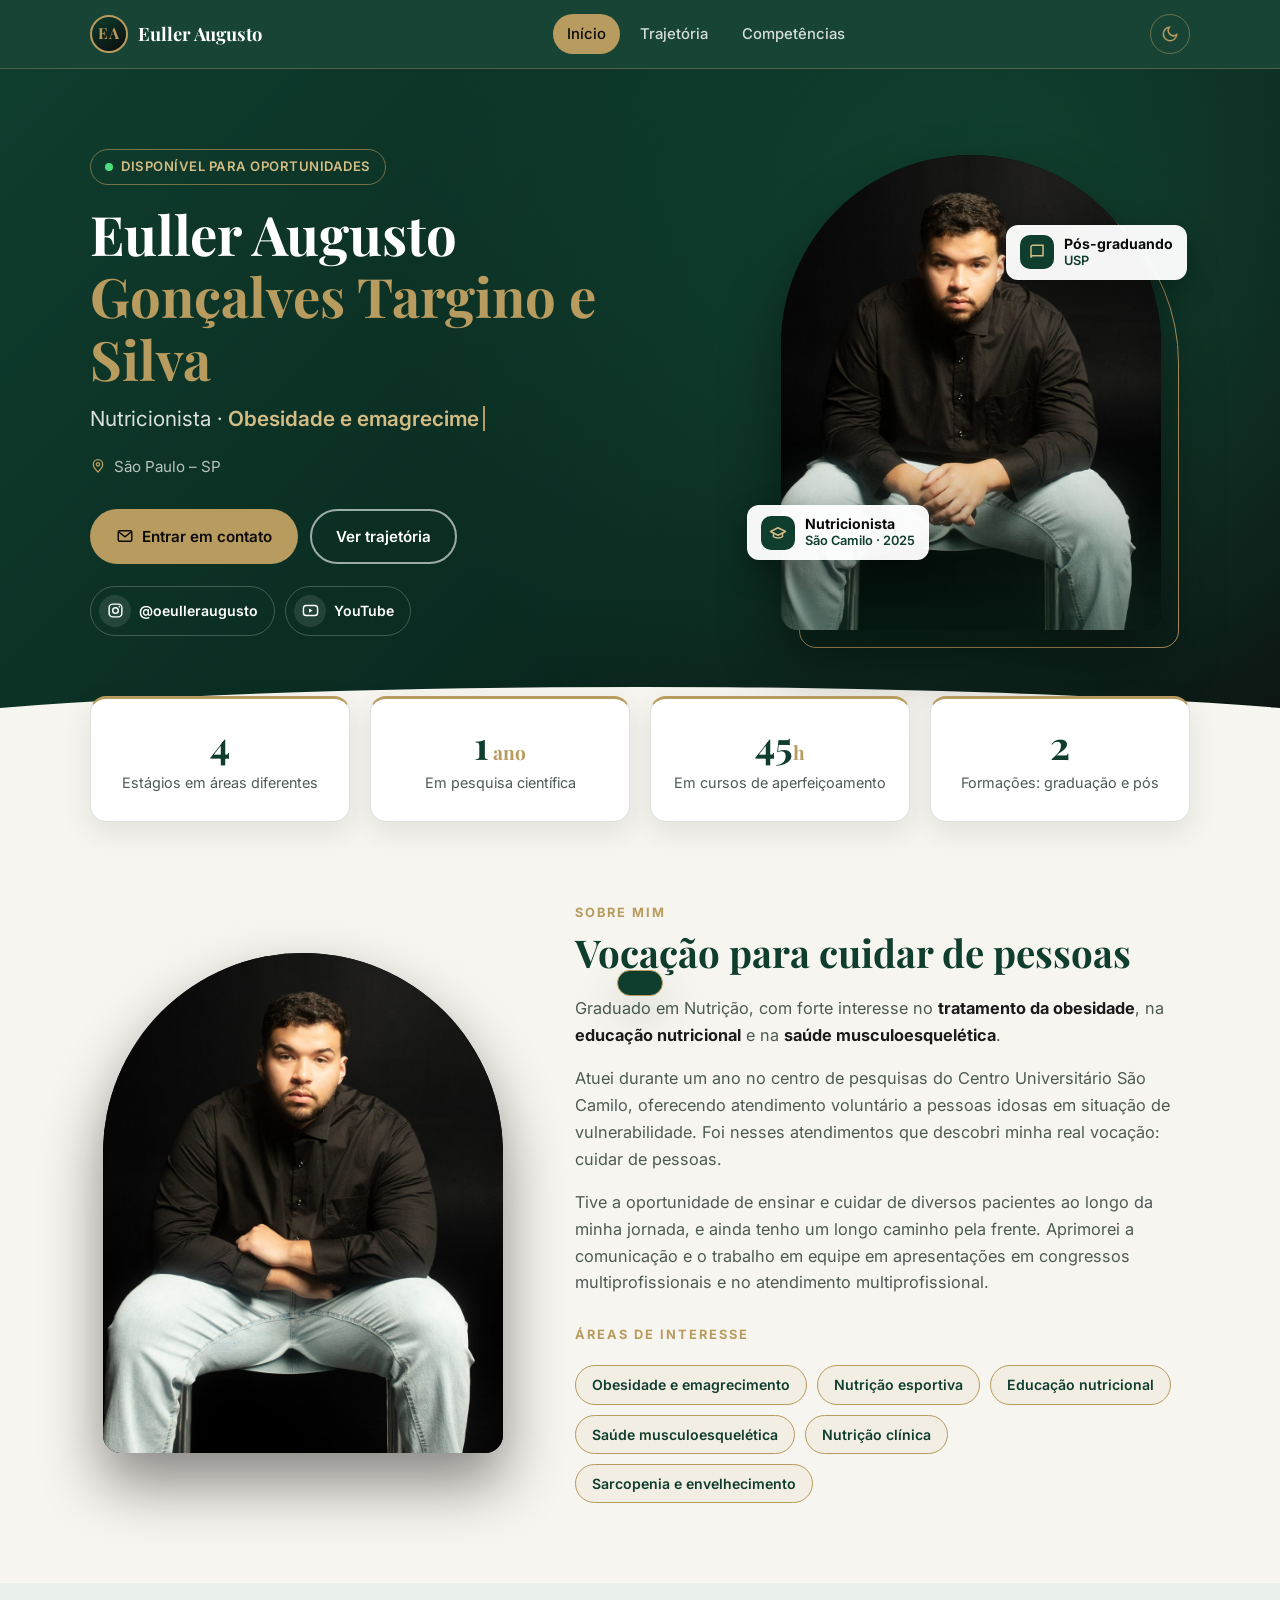
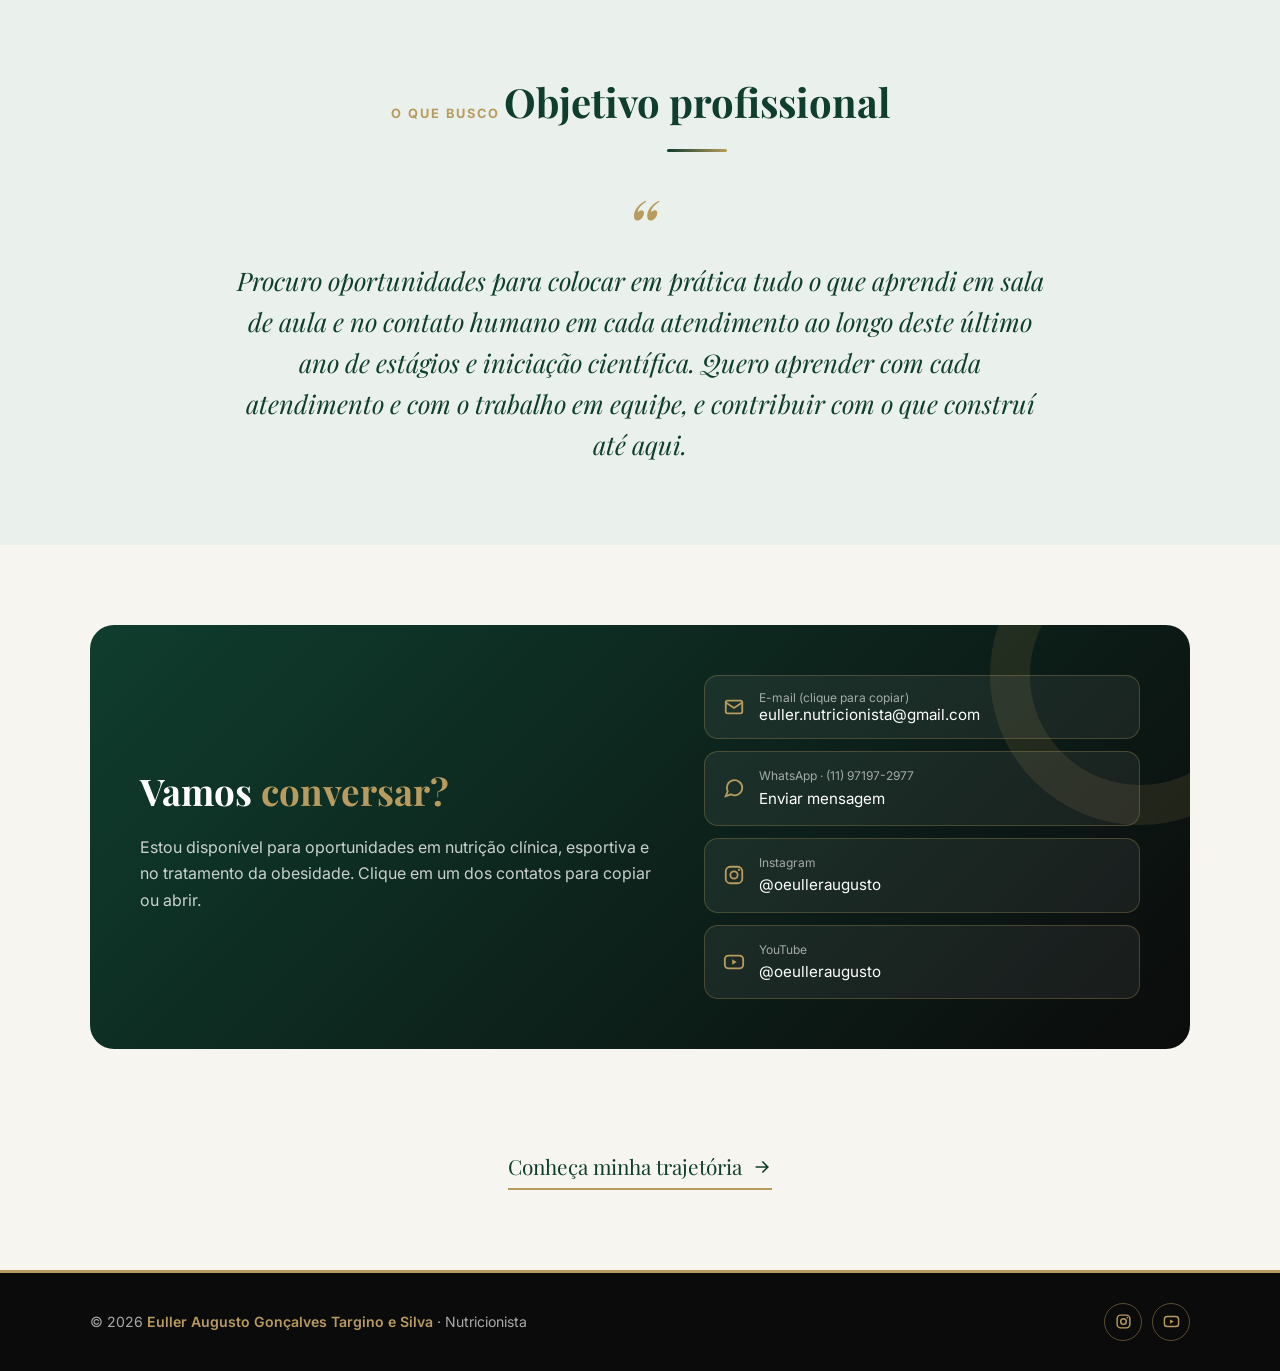
<file: index.html>
<!DOCTYPE html>
<html lang="pt-BR">
<head>
  <meta charset="UTF-8">
  <meta name="viewport" content="width=device-width, initial-scale=1.0, viewport-fit=cover">
  <title>Currículo de Euller Augusto</title>
  <meta name="description" content="Currículo de Euller Augusto Gonçalves Targino e Silva, nutricionista em São Paulo com foco em obesidade, nutrição esportiva e educação nutricional.">
  <link rel="preconnect" href="https://fonts.googleapis.com">
  <link rel="preconnect" href="https://fonts.gstatic.com" crossorigin>
  <link href="https://fonts.googleapis.com/css2?family=Inter:wght@400;500;600;700;800&family=Playfair+Display:ital,wght@0,600;0,700;1,500&display=swap" rel="stylesheet">
  <link rel="stylesheet" href="style.css">
  <script src="script.js"></script>
</head>
<body data-pagina="index.html">
  <div class="progresso"></div>

  <!-- Navegação -->
  <header class="nav">
    <div class="container nav__conteudo">
      <a href="index.html" class="nav__marca">
        <div class="monograma">EA</div>
        <span>Euller Augusto</span>
      </a>
      <nav class="nav__links" aria-label="Páginas do currículo">
        <a href="index.html">Início</a>
        <a href="trajetoria.html">Trajetória</a>
        <a href="competencias.html">Competências</a>
      </nav>
      <div class="nav__acoes">
        <button class="botao-icone" data-tema aria-label="Alternar tema"></button>
        <button class="botao-icone menu-toggle" aria-label="Abrir menu" aria-expanded="false">
          <svg viewBox="0 0 24 24" fill="none" stroke="currentColor" stroke-width="2" stroke-linecap="round"><path d="M4 6h16M4 12h16M4 18h16"/></svg>
        </button>
      </div>
    </div>
  </header>

  <main>
    <!-- Apresentação -->
    <section class="hero">
      <div class="container hero__grade">
        <div>
          <span class="selo"><span class="ponto"></span> Disponível para oportunidades</span>
          <h1>Euller Augusto <span>Gonçalves Targino e Silva</span></h1>
          <p class="hero__cargo">Nutricionista · <span class="digitando" data-frases="Obesidade e emagrecimento|Nutrição esportiva|Educação nutricional|Saúde musculoesquelética|Prática baseada em evidências"></span></p>
          <p class="hero__local">
            <svg viewBox="0 0 24 24" fill="none" stroke="currentColor" stroke-width="2"><path d="M12 21s-7-6.2-7-11.5A7 7 0 0 1 19 9.5C19 14.8 12 21 12 21z"/><circle cx="12" cy="9.5" r="2.5"/></svg>
            São Paulo – SP
          </p>
          <div class="hero__botoes">
            <a href="#contato" class="botao botao--dourado">
              <svg viewBox="0 0 24 24" fill="none" stroke="currentColor" stroke-width="2"><rect x="3" y="5" width="18" height="14" rx="2"/><path d="M3 6l9 7 9-7"/></svg>
              Entrar em contato
            </a>
            <a href="trajetoria.html" class="botao botao--contorno">Ver trajetória</a>
          </div>
          <div class="redes">
            <a class="rede" href="https://www.instagram.com/oeulleraugusto/" target="_blank" rel="noopener" aria-label="Instagram de Euller Augusto">
              <span class="rede__icone"><svg viewBox="0 0 24 24" fill="none" stroke="currentColor" stroke-width="2"><rect x="3" y="3" width="18" height="18" rx="5"/><circle cx="12" cy="12" r="4"/><circle cx="17.5" cy="6.5" r="1.2" fill="currentColor" stroke="none"/></svg></span>
              @oeulleraugusto
            </a>
            <a class="rede" href="https://www.youtube.com/@oeulleraugusto" target="_blank" rel="noopener" aria-label="Canal de Euller Augusto no YouTube">
              <span class="rede__icone"><svg viewBox="0 0 24 24" fill="none" stroke="currentColor" stroke-width="2"><rect x="2" y="5" width="20" height="14" rx="4"/><path d="M10 9l5 3-5 3z" fill="currentColor" stroke="none"/></svg></span>
              YouTube
            </a>
          </div>
        </div>

        <div class="hero__visual">
          <div class="foto" data-inclinar>
            <img src="img/euller-principal.jpg" alt="Retrato de Euller Augusto, nutricionista, de camisa preta" width="960" height="1200">
            <div class="foto__selo foto__selo--a">
              <span class="foto__selo-icone"><svg viewBox="0 0 24 24" fill="none" stroke="currentColor" stroke-width="2" stroke-linecap="round" stroke-linejoin="round"><path d="M22 10L12 5 2 10l10 5 10-5z"/><path d="M6 12v5c3 2 9 2 12 0v-5"/></svg></span>
              <span><strong>Nutricionista</strong>São Camilo · 2025</span>
            </div>
            <div class="foto__selo foto__selo--b">
              <span class="foto__selo-icone"><svg viewBox="0 0 24 24" fill="none" stroke="currentColor" stroke-width="2" stroke-linecap="round"><path d="M4 19.5A2.5 2.5 0 0 1 6.5 17H20V3H6.5A2.5 2.5 0 0 0 4 5.5z"/></svg></span>
              <span><strong>Pós-graduando</strong>USP</span>
            </div>
          </div>
        </div>
      </div>
    </section>

    <!-- Números -->
    <div class="container">
      <div class="numeros">
        <div class="numero revelar">
          <div class="numero__valor" data-contar="4">4</div>
          <div class="numero__rotulo">Estágios em áreas diferentes</div>
        </div>
        <div class="numero revelar" data-atraso="1">
          <div class="numero__valor" data-contar="1" data-sufixo=" ano">1<small> ano</small></div>
          <div class="numero__rotulo">Em pesquisa científica</div>
        </div>
        <div class="numero revelar" data-atraso="2">
          <div class="numero__valor" data-contar="45" data-sufixo="h">45<small>h</small></div>
          <div class="numero__rotulo">Em cursos de aperfeiçoamento</div>
        </div>
        <div class="numero revelar" data-atraso="3">
          <div class="numero__valor" data-contar="2">2</div>
          <div class="numero__rotulo">Formações: graduação e pós</div>
        </div>
      </div>
    </div>

    <!-- Sobre -->
    <section class="secao">
      <div class="container sobre">
        <div class="foto revelar" data-inclinar>
          <img src="img/euller-sobre.jpg" alt="Euller Augusto sentado, de braços cruzados, em fundo escuro" width="960" height="1200" loading="lazy">
        </div>

        <div class="sobre__texto revelar" data-atraso="1">
          <span class="secao__rotulo">Sobre mim</span>
          <h2 class="titulo-esquerda">Vocação para cuidar de pessoas</h2>
          <p>Graduado em Nutrição, com forte interesse no <strong>tratamento da obesidade</strong>, na <strong>educação nutricional</strong> e na <strong>saúde musculoesquelética</strong>.</p>
          <p>Atuei durante um ano no centro de pesquisas do Centro Universitário São Camilo, oferecendo atendimento voluntário a pessoas idosas em situação de vulnerabilidade. Foi nesses atendimentos que descobri minha real vocação: cuidar de pessoas.</p>
          <p>Tive a oportunidade de ensinar e cuidar de diversos pacientes ao longo da minha jornada, e ainda tenho um longo caminho pela frente. Aprimorei a comunicação e o trabalho em equipe em apresentações em congressos multiprofissionais e no atendimento multiprofissional.</p>

          <span class="secao__rotulo" style="margin-top: 28px;">Áreas de interesse</span>
          <div class="chips">
            <span class="chip">Obesidade e emagrecimento</span>
            <span class="chip">Nutrição esportiva</span>
            <span class="chip">Educação nutricional</span>
            <span class="chip">Saúde musculoesquelética</span>
            <span class="chip">Nutrição clínica</span>
            <span class="chip">Sarcopenia e envelhecimento</span>
          </div>
        </div>
      </div>
    </section>

    <!-- Objetivo -->
    <section class="secao secao--alt">
      <div class="container">
        <div class="secao__cabecalho revelar">
          <span class="secao__rotulo">O que busco</span>
          <h2 class="secao__titulo">Objetivo profissional</h2>
        </div>
        <p class="citacao revelar">Procuro oportunidades para colocar em prática tudo o que aprendi em sala de aula e no contato humano em cada atendimento ao longo deste último ano de estágios e iniciação científica. Quero aprender com cada atendimento e com o trabalho em equipe, e contribuir com o que construí até aqui.</p>
      </div>
    </section>

    <!-- Contato -->
    <section class="secao" id="contato">
      <div class="container">
        <div class="contato revelar">
          <div>
            <h2>Vamos <span>conversar?</span></h2>
            <p>Estou disponível para oportunidades em nutrição clínica, esportiva e no tratamento da obesidade. Clique em um dos contatos para copiar ou abrir.</p>
          </div>
          <div class="contato__lista">
            <button class="contato__item" data-copiar="euller.nutricionista@gmail.com" data-rotulo="E-mail">
              <svg viewBox="0 0 24 24" fill="none" stroke="currentColor" stroke-width="2"><rect x="3" y="5" width="18" height="14" rx="2"/><path d="M3 7l9 6 9-6"/></svg>
              <span><small>E-mail (clique para copiar)</small>euller.nutricionista@gmail.com</span>
            </button>
            <a class="contato__item" href="https://wa.me/5511971972977" target="_blank" rel="noopener">
              <svg viewBox="0 0 24 24" fill="none" stroke="currentColor" stroke-width="2"><path d="M21 11.5a8.4 8.4 0 0 1-12.4 7.4L3 21l2.1-5.4A8.4 8.4 0 1 1 21 11.5z"/></svg>
              <span><small>WhatsApp · (11) 97197-2977</small>Enviar mensagem</span>
            </a>
            <a class="contato__item" href="https://www.instagram.com/oeulleraugusto/" target="_blank" rel="noopener">
              <svg viewBox="0 0 24 24" fill="none" stroke="currentColor" stroke-width="2"><rect x="3" y="3" width="18" height="18" rx="5"/><circle cx="12" cy="12" r="4"/><circle cx="17.5" cy="6.5" r="1.2" fill="currentColor" stroke="none"/></svg>
              <span><small>Instagram</small>@oeulleraugusto</span>
            </a>
            <a class="contato__item" href="https://www.youtube.com/@oeulleraugusto" target="_blank" rel="noopener">
              <svg viewBox="0 0 24 24" fill="none" stroke="currentColor" stroke-width="2"><rect x="2" y="5" width="20" height="14" rx="4"/><path d="M10 9l5 3-5 3z" fill="currentColor" stroke="none"/></svg>
              <span><small>YouTube</small>@oeulleraugusto</span>
            </a>
          </div>
        </div>
      </div>
    </section>

    <div class="proxima">
      <a href="trajetoria.html">Conheça minha trajetória
        <svg viewBox="0 0 24 24" fill="none" stroke="currentColor" stroke-width="2" stroke-linecap="round"><path d="M5 12h14M13 6l6 6-6 6"/></svg>
      </a>
    </div>
  </main>

  <footer class="rodape">
    <div class="container rodape__conteudo">
      <span>© 2026 <strong>Euller Augusto Gonçalves Targino e Silva</strong> · Nutricionista</span>
      <span class="rodape__redes">
        <a href="https://www.instagram.com/oeulleraugusto/" target="_blank" rel="noopener" aria-label="Instagram"><svg viewBox="0 0 24 24" fill="none" stroke="currentColor" stroke-width="2"><rect x="3" y="3" width="18" height="18" rx="5"/><circle cx="12" cy="12" r="4"/><circle cx="17.5" cy="6.5" r="1.2" fill="currentColor" stroke="none"/></svg></a>
        <a href="https://www.youtube.com/@oeulleraugusto" target="_blank" rel="noopener" aria-label="YouTube"><svg viewBox="0 0 24 24" fill="none" stroke="currentColor" stroke-width="2"><rect x="2" y="5" width="20" height="14" rx="4"/><path d="M10 9l5 3-5 3z" fill="currentColor" stroke="none"/></svg></a>
      </span>
    </div>
  </footer>

  <button class="topo" aria-label="Voltar ao topo">
    <svg viewBox="0 0 24 24" fill="none" stroke="currentColor" stroke-width="2.5" stroke-linecap="round"><path d="M12 19V5M6 11l6-6 6 6"/></svg>
  </button>
  <div class="toast" role="status" aria-live="polite"></div>
</body>
</html>
</file>
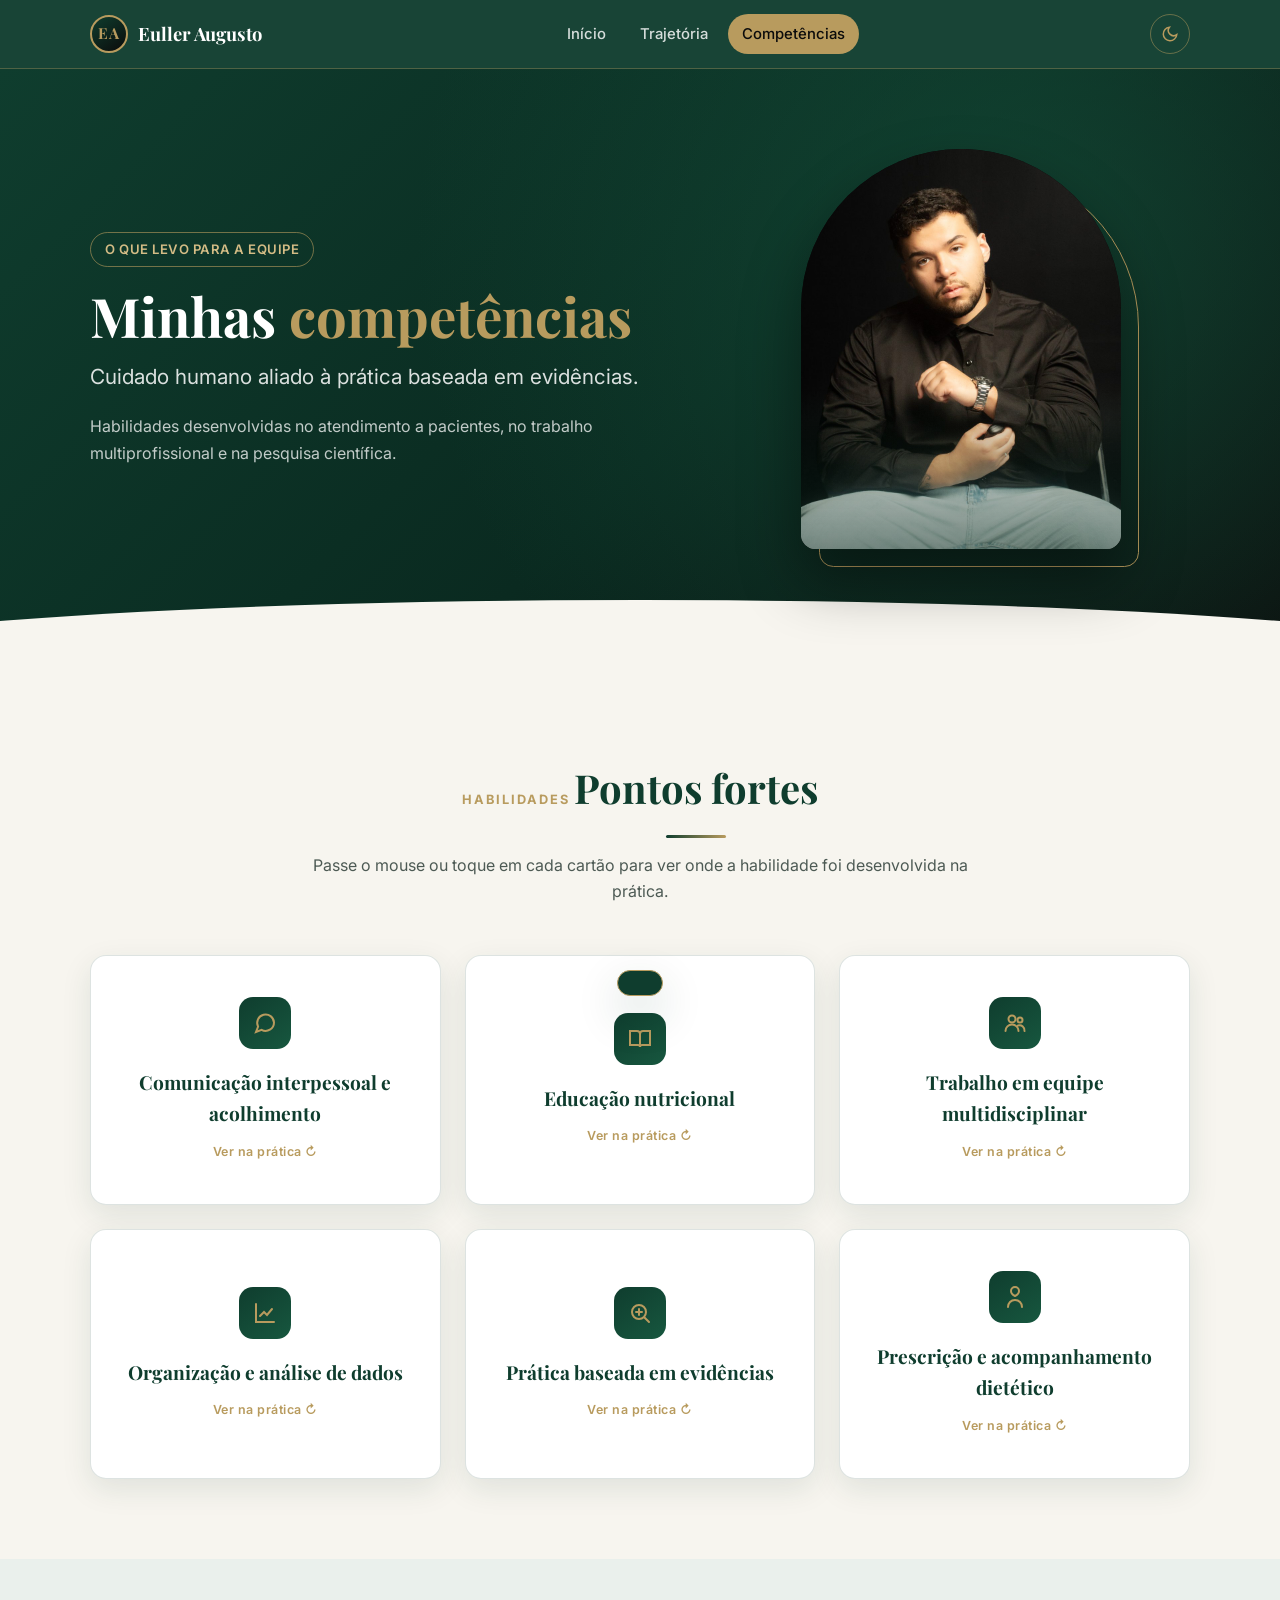
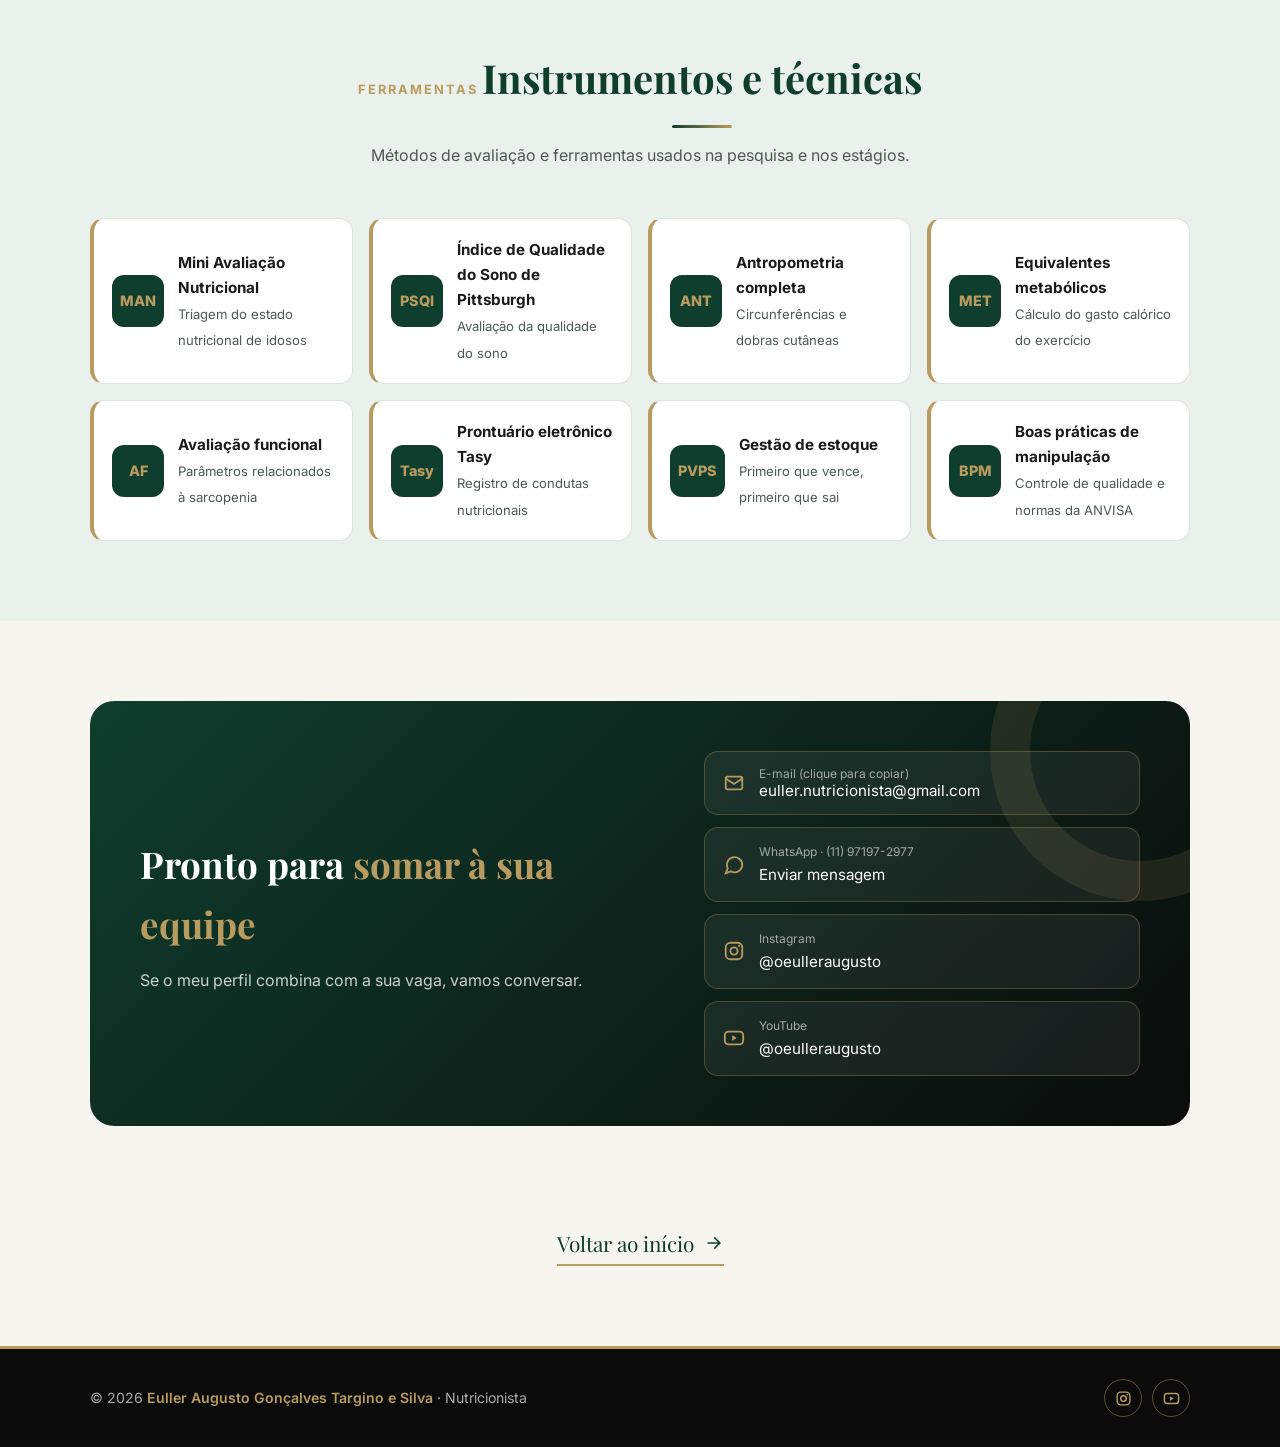
<file: competencias.html>
<!DOCTYPE html>
<html lang="pt-BR">
<head>
  <meta charset="UTF-8">
  <meta name="viewport" content="width=device-width, initial-scale=1.0, viewport-fit=cover">
  <title>Competências | Euller Augusto</title>
  <meta name="description" content="Habilidades, instrumentos e técnicas de avaliação nutricional de Euller Augusto, nutricionista.">
  <link rel="preconnect" href="https://fonts.googleapis.com">
  <link rel="preconnect" href="https://fonts.gstatic.com" crossorigin>
  <link href="https://fonts.googleapis.com/css2?family=Inter:wght@400;500;600;700;800&family=Playfair+Display:ital,wght@0,600;0,700;1,500&display=swap" rel="stylesheet">
  <link rel="stylesheet" href="style.css">
  <script src="script.js"></script>
</head>
<body data-pagina="competencias.html">
  <div class="progresso"></div>

  <!-- Navegação -->
  <header class="nav">
    <div class="container nav__conteudo">
      <a href="index.html" class="nav__marca">
        <div class="monograma">EA</div>
        <span>Euller Augusto</span>
      </a>
      <nav class="nav__links" aria-label="Páginas do currículo">
        <a href="index.html">Início</a>
        <a href="trajetoria.html">Trajetória</a>
        <a href="competencias.html">Competências</a>
      </nav>
      <div class="nav__acoes">
        <button class="botao-icone" data-tema aria-label="Alternar tema"></button>
        <button class="botao-icone menu-toggle" aria-label="Abrir menu" aria-expanded="false">
          <svg viewBox="0 0 24 24" fill="none" stroke="currentColor" stroke-width="2" stroke-linecap="round"><path d="M4 6h16M4 12h16M4 18h16"/></svg>
        </button>
      </div>
    </div>
  </header>

  <main>
    <section class="hero hero--interno">
      <div class="container hero__grade">
        <div>
          <span class="selo">O que levo para a equipe</span>
          <h1>Minhas <span>competências</span></h1>
          <p class="hero__cargo">Cuidado humano aliado à prática baseada em evidências.</p>
          <p class="hero__descricao">Habilidades desenvolvidas no atendimento a pacientes, no trabalho multiprofissional e na pesquisa científica.</p>
        </div>
        <div class="hero__visual">
          <div class="foto" data-inclinar>
            <img src="img/euller-competencias.jpg" alt="Retrato de Euller Augusto de camisa social preta, ajustando o punho" width="960" height="1200">
          </div>
        </div>
      </div>
    </section>

    <!-- Habilidades -->
    <section class="secao">
      <div class="container">
        <div class="secao__cabecalho revelar">
          <span class="secao__rotulo">Habilidades</span>
          <h2 class="secao__titulo">Pontos fortes</h2>
          <p class="secao__descricao">Passe o mouse ou toque em cada cartão para ver onde a habilidade foi desenvolvida na prática.</p>
        </div>

        <div class="grade-3">
          <div class="flip revelar">
            <div class="flip__interno">
              <div class="flip__face flip__frente">
                <div class="icone-redondo">
                  <svg viewBox="0 0 24 24" fill="none" stroke="currentColor" stroke-width="2" stroke-linecap="round"><path d="M21 11.5a8.4 8.4 0 0 1-12.4 7.4L3 21l2.1-5.4A8.4 8.4 0 1 1 21 11.5z"/></svg>
                </div>
                <h3>Comunicação interpessoal e acolhimento</h3>
                <span class="flip__dica">Ver na prática ↻</span>
              </div>
              <div class="flip__face flip__verso">
                <h4>Na prática</h4>
                <p>Atendimento voluntário a idosos em situação de vulnerabilidade e acompanhamento de pacientes nos estágios clínico, esportivo e de saúde coletiva.</p>
              </div>
            </div>
          </div>

          <div class="flip revelar" data-atraso="1">
            <div class="flip__interno">
              <div class="flip__face flip__frente">
                <div class="icone-redondo">
                  <svg viewBox="0 0 24 24" fill="none" stroke="currentColor" stroke-width="2" stroke-linecap="round"><path d="M2 4h7a3 3 0 0 1 3 3v13a2 2 0 0 0-2-2H2zM22 4h-7a3 3 0 0 0-3 3v13a2 2 0 0 1 2-2h8z"/></svg>
                </div>
                <h3>Educação nutricional</h3>
                <span class="flip__dica">Ver na prática ↻</span>
              </div>
              <div class="flip__face flip__verso">
                <h4>Na prática</h4>
                <p>Produção e apresentação de oficinas educativas para pacientes e colaboradores da Casa PROMOVE.</p>
              </div>
            </div>
          </div>

          <div class="flip revelar" data-atraso="2">
            <div class="flip__interno">
              <div class="flip__face flip__frente">
                <div class="icone-redondo">
                  <svg viewBox="0 0 24 24" fill="none" stroke="currentColor" stroke-width="2" stroke-linecap="round"><circle cx="9" cy="8" r="3.5"/><circle cx="17" cy="9" r="2.5"/><path d="M2.5 20a6.5 6.5 0 0 1 13 0M15 14.5a5 5 0 0 1 6.5 5.5"/></svg>
                </div>
                <h3>Trabalho em equipe multidisciplinar</h3>
                <span class="flip__dica">Ver na prática ↻</span>
              </div>
              <div class="flip__face flip__verso">
                <h4>Na prática</h4>
                <p>Visitas multiprofissionais no Hospital São Camilo e apresentações em congressos multiprofissionais.</p>
              </div>
            </div>
          </div>

          <div class="flip revelar">
            <div class="flip__interno">
              <div class="flip__face flip__frente">
                <div class="icone-redondo">
                  <svg viewBox="0 0 24 24" fill="none" stroke="currentColor" stroke-width="2" stroke-linecap="round"><path d="M3 3v18h18"/><path d="M7 15l4-4 3 3 5-6"/></svg>
                </div>
                <h3>Organização e análise de dados</h3>
                <span class="flip__dica">Ver na prática ↻</span>
              </div>
              <div class="flip__face flip__verso">
                <h4>Na prática</h4>
                <p>Coleta, organização e interpretação de dados clínicos e nutricionais na iniciação científica, além do registro de condutas na plataforma Tasy.</p>
              </div>
            </div>
          </div>

          <div class="flip revelar" data-atraso="1">
            <div class="flip__interno">
              <div class="flip__face flip__frente">
                <div class="icone-redondo">
                  <svg viewBox="0 0 24 24" fill="none" stroke="currentColor" stroke-width="2" stroke-linecap="round"><circle cx="11" cy="11" r="7"/><path d="M21 21l-4.3-4.3M8 11h6M11 8v6"/></svg>
                </div>
                <h3>Prática baseada em evidências</h3>
                <span class="flip__dica">Ver na prática ↻</span>
              </div>
              <div class="flip__face flip__verso">
                <h4>Na prática</h4>
                <p>Pesquisa sobre sarcopenia, sono e vitamina D, além de 45 horas de cursos de emagrecimento baseado em evidências.</p>
              </div>
            </div>
          </div>

          <div class="flip revelar" data-atraso="2">
            <div class="flip__interno">
              <div class="flip__face flip__frente">
                <div class="icone-redondo">
                  <svg viewBox="0 0 24 24" fill="none" stroke="currentColor" stroke-width="2" stroke-linecap="round"><path d="M12 2a4 4 0 0 1 4 4c0 3-4 5-4 5s-4-2-4-5a4 4 0 0 1 4-4z"/><path d="M5 22c0-4 3-7 7-7s7 3 7 7"/></svg>
                </div>
                <h3>Prescrição e acompanhamento dietético</h3>
                <span class="flip__dica">Ver na prática ↻</span>
              </div>
              <div class="flip__face flip__verso">
                <h4>Na prática</h4>
                <p>Prescrição dietética completa na nutrição esportiva e na saúde coletiva, e prescrição de suplementos na nutrição clínica.</p>
              </div>
            </div>
          </div>
        </div>
      </div>
    </section>

    <!-- Instrumentos e técnicas -->
    <section class="secao secao--alt">
      <div class="container">
        <div class="secao__cabecalho revelar">
          <span class="secao__rotulo">Ferramentas</span>
          <h2 class="secao__titulo">Instrumentos e técnicas</h2>
          <p class="secao__descricao">Métodos de avaliação e ferramentas usados na pesquisa e nos estágios.</p>
        </div>

        <div class="tecnicas">
          <div class="tecnica revelar">
            <span class="tecnica__sigla">MAN</span>
            <div><strong>Mini Avaliação Nutricional</strong><small>Triagem do estado nutricional de idosos</small></div>
          </div>
          <div class="tecnica revelar" data-atraso="1">
            <span class="tecnica__sigla">PSQI</span>
            <div><strong>Índice de Qualidade do Sono de Pittsburgh</strong><small>Avaliação da qualidade do sono</small></div>
          </div>
          <div class="tecnica revelar" data-atraso="2">
            <span class="tecnica__sigla">ANT</span>
            <div><strong>Antropometria completa</strong><small>Circunferências e dobras cutâneas</small></div>
          </div>
          <div class="tecnica revelar">
            <span class="tecnica__sigla">MET</span>
            <div><strong>Equivalentes metabólicos</strong><small>Cálculo do gasto calórico do exercício</small></div>
          </div>
          <div class="tecnica revelar" data-atraso="1">
            <span class="tecnica__sigla">AF</span>
            <div><strong>Avaliação funcional</strong><small>Parâmetros relacionados à sarcopenia</small></div>
          </div>
          <div class="tecnica revelar" data-atraso="2">
            <span class="tecnica__sigla">Tasy</span>
            <div><strong>Prontuário eletrônico Tasy</strong><small>Registro de condutas nutricionais</small></div>
          </div>
          <div class="tecnica revelar">
            <span class="tecnica__sigla">PVPS</span>
            <div><strong>Gestão de estoque</strong><small>Primeiro que vence, primeiro que sai</small></div>
          </div>
          <div class="tecnica revelar" data-atraso="1">
            <span class="tecnica__sigla">BPM</span>
            <div><strong>Boas práticas de manipulação</strong><small>Controle de qualidade e normas da ANVISA</small></div>
          </div>
        </div>
      </div>
    </section>

    <!-- Contato final -->
    <section class="secao">
      <div class="container">
        <div class="contato revelar">
          <div>
            <h2>Pronto para <span>somar à sua equipe</span></h2>
            <p>Se o meu perfil combina com a sua vaga, vamos conversar.</p>
          </div>
          <div class="contato__lista">
            <button class="contato__item" data-copiar="euller.nutricionista@gmail.com" data-rotulo="E-mail">
              <svg viewBox="0 0 24 24" fill="none" stroke="currentColor" stroke-width="2"><rect x="3" y="5" width="18" height="14" rx="2"/><path d="M3 7l9 6 9-6"/></svg>
              <span><small>E-mail (clique para copiar)</small>euller.nutricionista@gmail.com</span>
            </button>
            <a class="contato__item" href="https://wa.me/5511971972977" target="_blank" rel="noopener">
              <svg viewBox="0 0 24 24" fill="none" stroke="currentColor" stroke-width="2"><path d="M21 11.5a8.4 8.4 0 0 1-12.4 7.4L3 21l2.1-5.4A8.4 8.4 0 1 1 21 11.5z"/></svg>
              <span><small>WhatsApp · (11) 97197-2977</small>Enviar mensagem</span>
            </a>
            <a class="contato__item" href="https://www.instagram.com/oeulleraugusto/" target="_blank" rel="noopener">
              <svg viewBox="0 0 24 24" fill="none" stroke="currentColor" stroke-width="2"><rect x="3" y="3" width="18" height="18" rx="5"/><circle cx="12" cy="12" r="4"/><circle cx="17.5" cy="6.5" r="1.2" fill="currentColor" stroke="none"/></svg>
              <span><small>Instagram</small>@oeulleraugusto</span>
            </a>
            <a class="contato__item" href="https://www.youtube.com/@oeulleraugusto" target="_blank" rel="noopener">
              <svg viewBox="0 0 24 24" fill="none" stroke="currentColor" stroke-width="2"><rect x="2" y="5" width="20" height="14" rx="4"/><path d="M10 9l5 3-5 3z" fill="currentColor" stroke="none"/></svg>
              <span><small>YouTube</small>@oeulleraugusto</span>
            </a>
          </div>
        </div>
      </div>
    </section>

    <div class="proxima">
      <a href="index.html">Voltar ao início
        <svg viewBox="0 0 24 24" fill="none" stroke="currentColor" stroke-width="2" stroke-linecap="round"><path d="M5 12h14M13 6l6 6-6 6"/></svg>
      </a>
    </div>
  </main>

  <footer class="rodape">
    <div class="container rodape__conteudo">
      <span>© 2026 <strong>Euller Augusto Gonçalves Targino e Silva</strong> · Nutricionista</span>
      <span class="rodape__redes">
        <a href="https://www.instagram.com/oeulleraugusto/" target="_blank" rel="noopener" aria-label="Instagram"><svg viewBox="0 0 24 24" fill="none" stroke="currentColor" stroke-width="2"><rect x="3" y="3" width="18" height="18" rx="5"/><circle cx="12" cy="12" r="4"/><circle cx="17.5" cy="6.5" r="1.2" fill="currentColor" stroke="none"/></svg></a>
        <a href="https://www.youtube.com/@oeulleraugusto" target="_blank" rel="noopener" aria-label="YouTube"><svg viewBox="0 0 24 24" fill="none" stroke="currentColor" stroke-width="2"><rect x="2" y="5" width="20" height="14" rx="4"/><path d="M10 9l5 3-5 3z" fill="currentColor" stroke="none"/></svg></a>
      </span>
    </div>
  </footer>

  <button class="topo" aria-label="Voltar ao topo">
    <svg viewBox="0 0 24 24" fill="none" stroke="currentColor" stroke-width="2.5" stroke-linecap="round"><path d="M12 19V5M6 11l6-6 6 6"/></svg>
  </button>
  <div class="toast" role="status" aria-live="polite"></div>
</body>
</html>
</file>
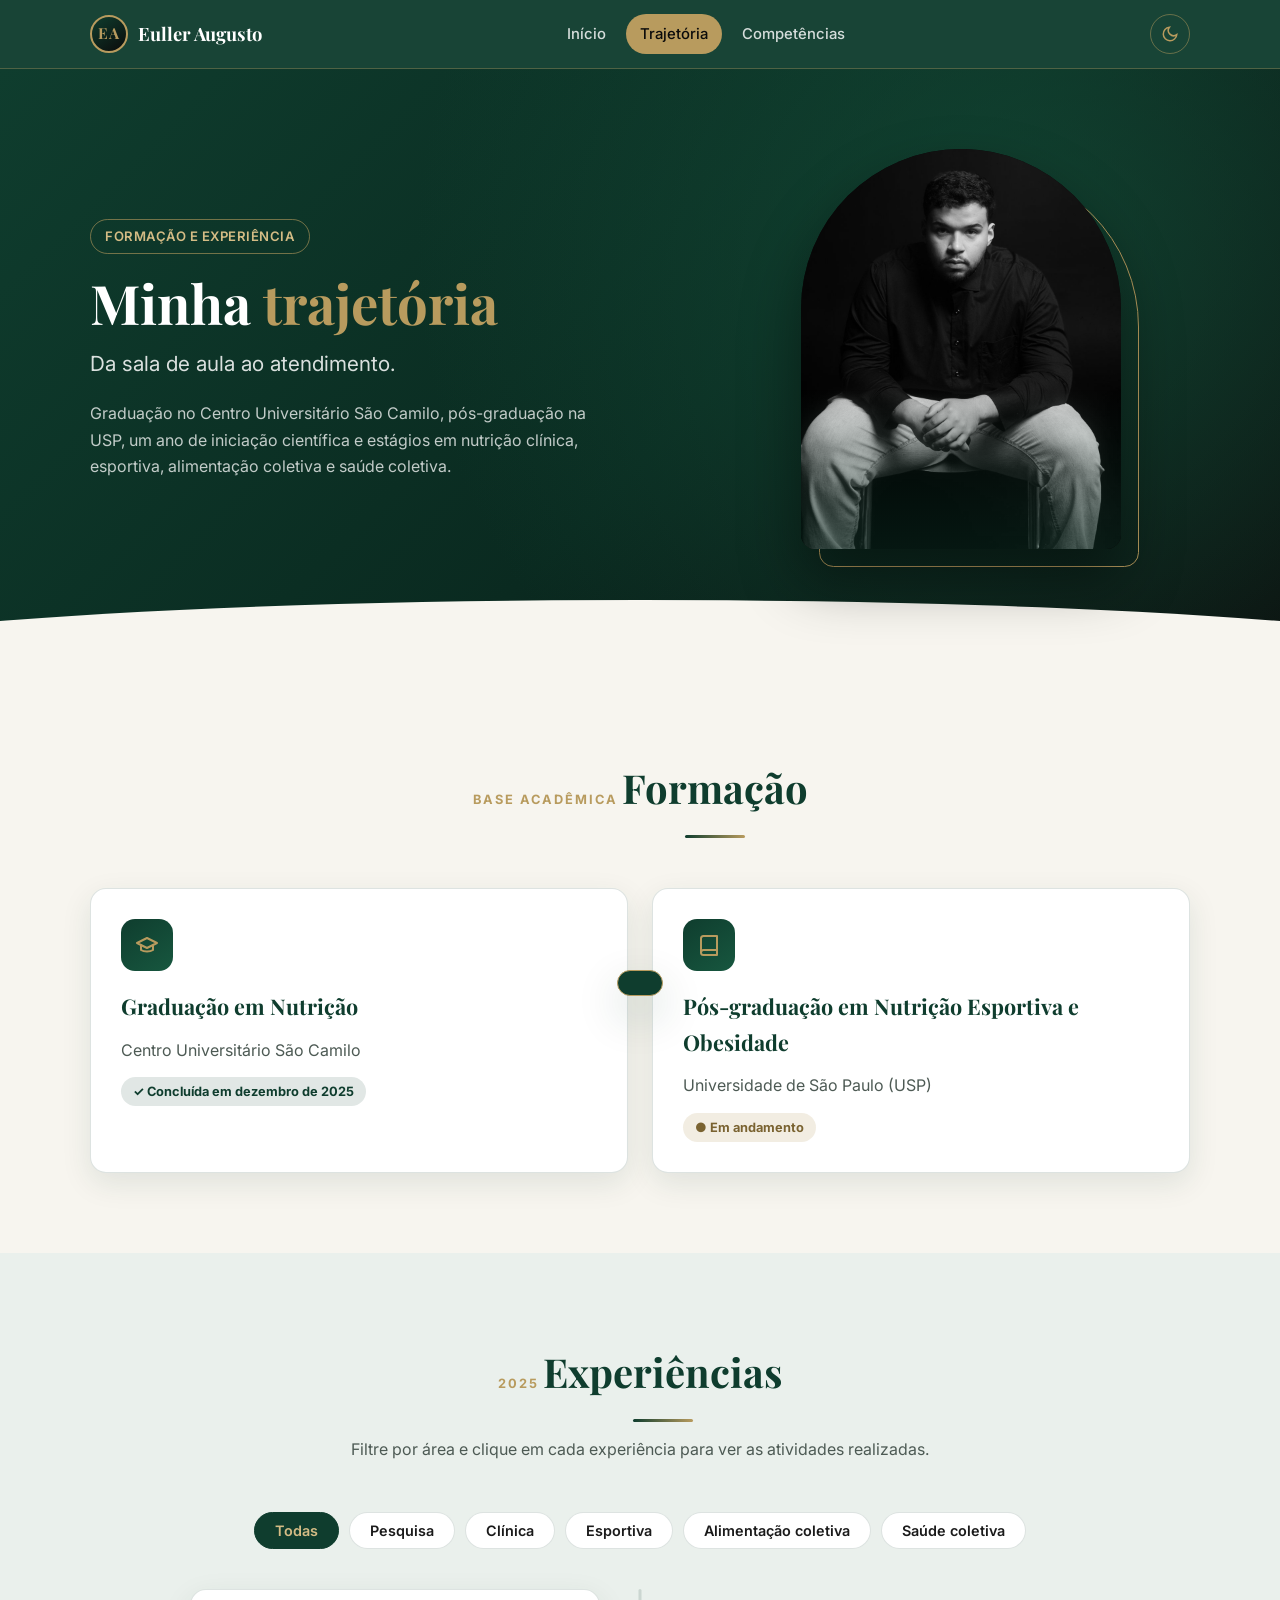
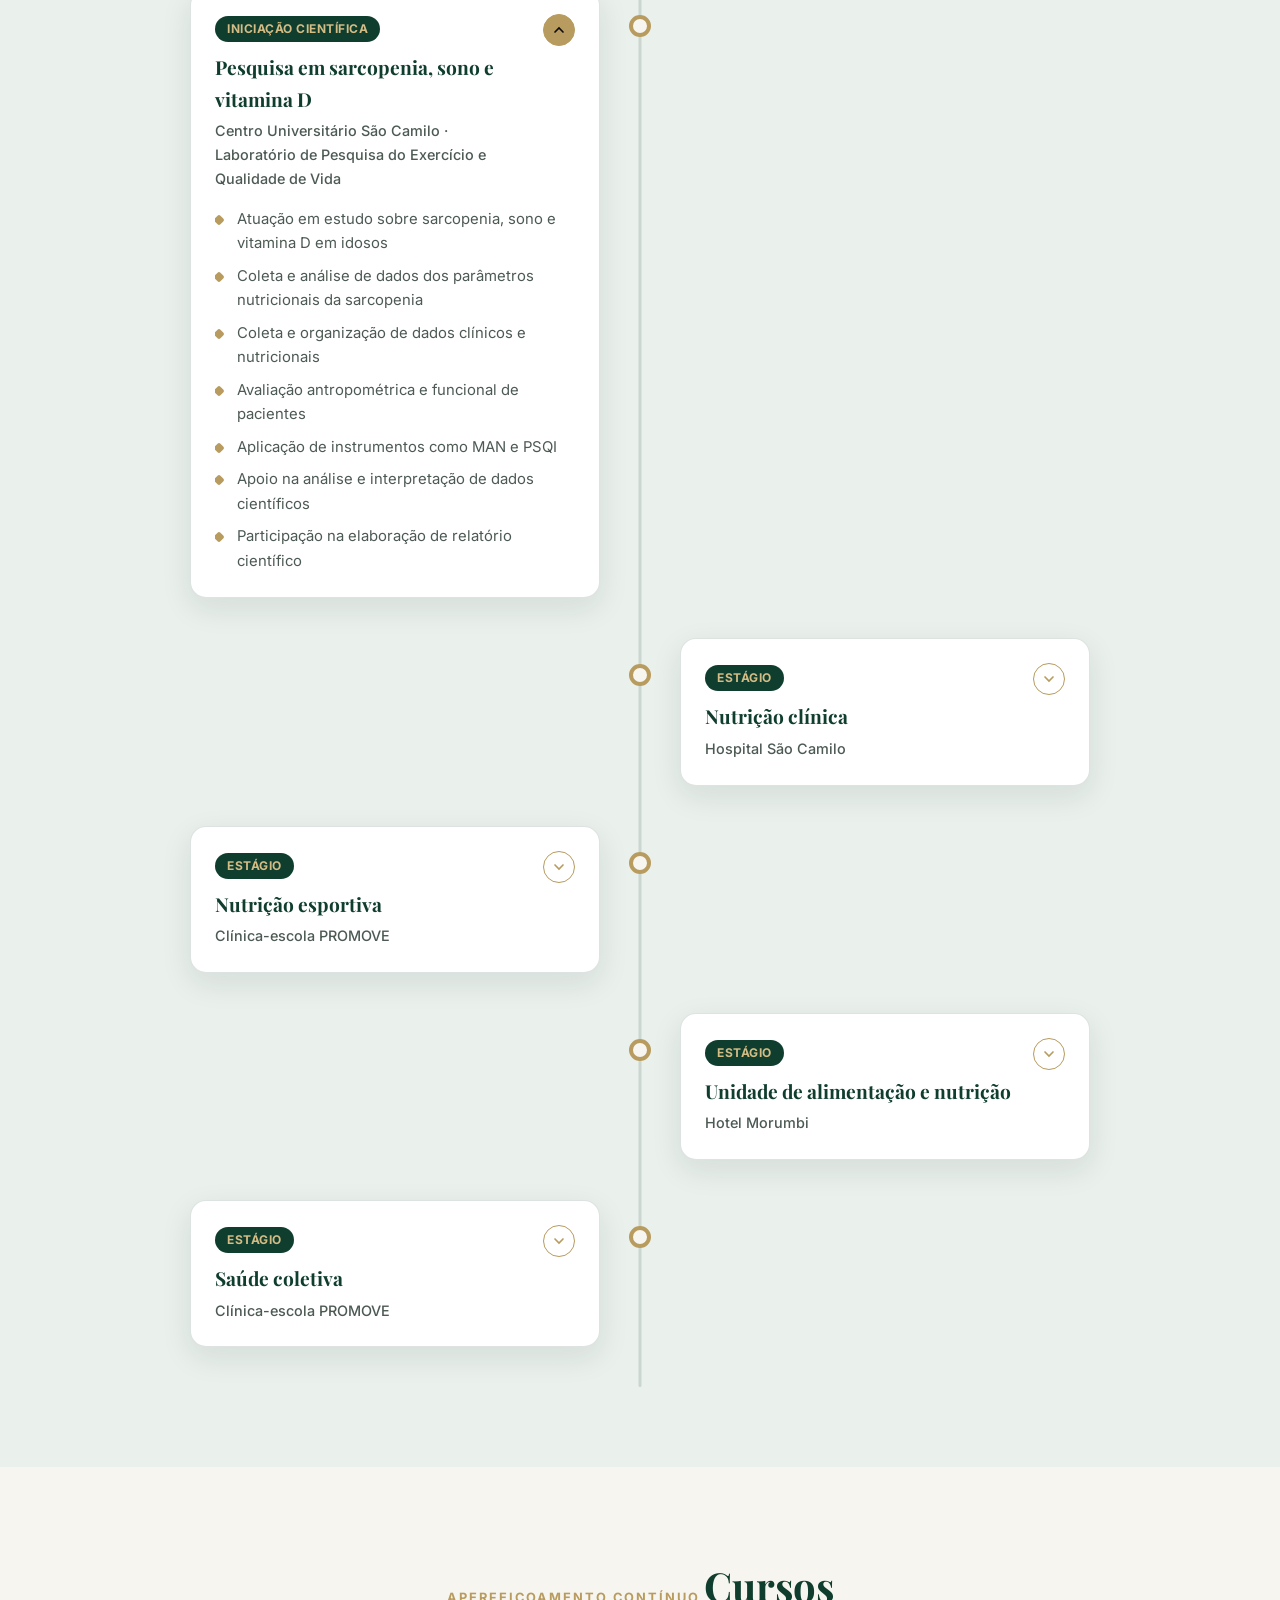
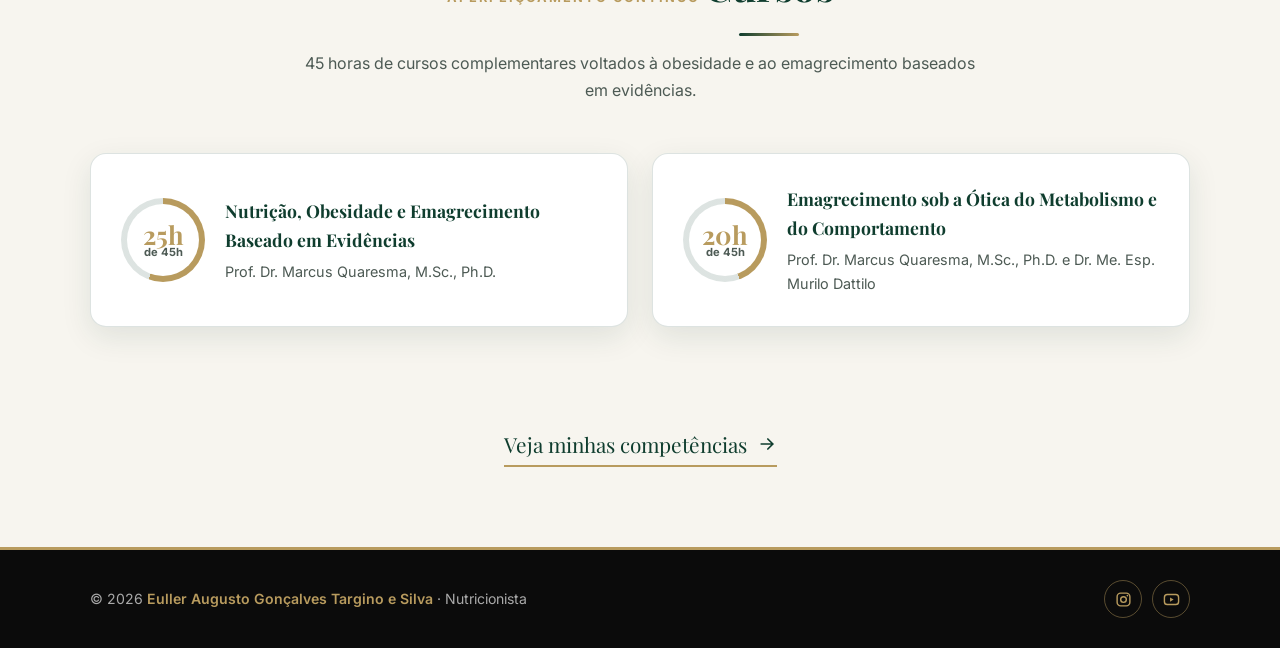
<file: trajetoria.html>
<!DOCTYPE html>
<html lang="pt-BR">
<head>
  <meta charset="UTF-8">
  <meta name="viewport" content="width=device-width, initial-scale=1.0, viewport-fit=cover">
  <title>Trajetória | Euller Augusto</title>
  <meta name="description" content="Formação acadêmica, iniciação científica, estágios e cursos de Euller Augusto, nutricionista.">
  <link rel="preconnect" href="https://fonts.googleapis.com">
  <link rel="preconnect" href="https://fonts.gstatic.com" crossorigin>
  <link href="https://fonts.googleapis.com/css2?family=Inter:wght@400;500;600;700;800&family=Playfair+Display:ital,wght@0,600;0,700;1,500&display=swap" rel="stylesheet">
  <link rel="stylesheet" href="style.css">
  <script src="script.js"></script>
</head>
<body data-pagina="trajetoria.html">
  <div class="progresso"></div>

  <!-- Navegação -->
  <header class="nav">
    <div class="container nav__conteudo">
      <a href="index.html" class="nav__marca">
        <div class="monograma">EA</div>
        <span>Euller Augusto</span>
      </a>
      <nav class="nav__links" aria-label="Páginas do currículo">
        <a href="index.html">Início</a>
        <a href="trajetoria.html">Trajetória</a>
        <a href="competencias.html">Competências</a>
      </nav>
      <div class="nav__acoes">
        <button class="botao-icone" data-tema aria-label="Alternar tema"></button>
        <button class="botao-icone menu-toggle" aria-label="Abrir menu" aria-expanded="false">
          <svg viewBox="0 0 24 24" fill="none" stroke="currentColor" stroke-width="2" stroke-linecap="round"><path d="M4 6h16M4 12h16M4 18h16"/></svg>
        </button>
      </div>
    </div>
  </header>

  <main>
    <section class="hero hero--interno">
      <div class="container hero__grade">
        <div>
          <span class="selo">Formação e experiência</span>
          <h1>Minha <span>trajetória</span></h1>
          <p class="hero__cargo">Da sala de aula ao atendimento.</p>
          <p class="hero__descricao">Graduação no Centro Universitário São Camilo, pós-graduação na USP, um ano de iniciação científica e estágios em nutrição clínica, esportiva, alimentação coletiva e saúde coletiva.</p>
        </div>
        <div class="hero__visual">
          <div class="foto" data-inclinar>
            <img src="img/euller-trajetoria.jpg" alt="Retrato em preto e branco de Euller Augusto com as mãos entrelaçadas" width="960" height="1200">
          </div>
        </div>
      </div>
    </section>

    <!-- Formação acadêmica -->
    <section class="secao">
      <div class="container">
        <div class="secao__cabecalho revelar">
          <span class="secao__rotulo">Base acadêmica</span>
          <h2 class="secao__titulo">Formação</h2>
        </div>

        <div class="grade-2">
          <article class="card revelar">
            <div class="icone-redondo">
              <svg viewBox="0 0 24 24" fill="none" stroke="currentColor" stroke-width="2" stroke-linecap="round" stroke-linejoin="round"><path d="M22 10L12 5 2 10l10 5 10-5z"/><path d="M6 12v5c3 2 9 2 12 0v-5"/></svg>
            </div>
            <h3>Graduação em Nutrição</h3>
            <p>Centro Universitário São Camilo</p>
            <span class="formacao__status formacao__status--ok">✓ Concluída em dezembro de 2025</span>
          </article>

          <article class="card revelar" data-atraso="1">
            <div class="icone-redondo">
              <svg viewBox="0 0 24 24" fill="none" stroke="currentColor" stroke-width="2" stroke-linecap="round" stroke-linejoin="round"><path d="M4 19.5A2.5 2.5 0 0 1 6.5 17H20V3H6.5A2.5 2.5 0 0 0 4 5.5z"/><path d="M4 19.5A2.5 2.5 0 0 0 6.5 22H20v-5"/></svg>
            </div>
            <h3>Pós-graduação em Nutrição Esportiva e Obesidade</h3>
            <p>Universidade de São Paulo (USP)</p>
            <span class="formacao__status formacao__status--andamento">● Em andamento</span>
          </article>
        </div>
      </div>
    </section>

    <!-- Linha do tempo -->
    <section class="secao secao--alt">
      <div class="container">
        <div class="secao__cabecalho revelar">
          <span class="secao__rotulo">2025</span>
          <h2 class="secao__titulo">Experiências</h2>
          <p class="secao__descricao">Filtre por área e clique em cada experiência para ver as atividades realizadas.</p>
        </div>

        <div class="filtros revelar">
          <button class="filtro ativo" data-filtro="todos">Todas</button>
          <button class="filtro" data-filtro="pesquisa">Pesquisa</button>
          <button class="filtro" data-filtro="clinica">Clínica</button>
          <button class="filtro" data-filtro="esportiva">Esportiva</button>
          <button class="filtro" data-filtro="producao">Alimentação coletiva</button>
          <button class="filtro" data-filtro="coletiva">Saúde coletiva</button>
        </div>

        <div class="linha-tempo">
          <div class="linha-tempo__preenchimento"></div>

          <div class="evento revelar aberto" data-categoria="pesquisa">
            <span class="evento__marcador"></span>
            <div class="card" aria-expanded="true">
              <div class="evento__topo">
                <div>
                  <span class="evento__tag">Iniciação científica</span>
                  <h3>Pesquisa em sarcopenia, sono e vitamina D</h3>
                  <p class="evento__local">Centro Universitário São Camilo · Laboratório de Pesquisa do Exercício e Qualidade de Vida</p>
                </div>
                <span class="evento__seta"><svg viewBox="0 0 24 24" fill="none" stroke="currentColor" stroke-width="2.5" stroke-linecap="round"><path d="M6 9l6 6 6-6"/></svg></span>
              </div>
              <div class="evento__detalhes"><div>
                <ul>
                  <li>Atuação em estudo sobre sarcopenia, sono e vitamina D em idosos</li>
                  <li>Coleta e análise de dados dos parâmetros nutricionais da sarcopenia</li>
                  <li>Coleta e organização de dados clínicos e nutricionais</li>
                  <li>Avaliação antropométrica e funcional de pacientes</li>
                  <li>Aplicação de instrumentos como MAN e PSQI</li>
                  <li>Apoio na análise e interpretação de dados científicos</li>
                  <li>Participação na elaboração de relatório científico</li>
                </ul>
              </div></div>
            </div>
          </div>

          <div class="evento revelar" data-categoria="clinica">
            <span class="evento__marcador"></span>
            <div class="card" aria-expanded="false">
              <div class="evento__topo">
                <div>
                  <span class="evento__tag">Estágio</span>
                  <h3>Nutrição clínica</h3>
                  <p class="evento__local">Hospital São Camilo</p>
                </div>
                <span class="evento__seta"><svg viewBox="0 0 24 24" fill="none" stroke="currentColor" stroke-width="2.5" stroke-linecap="round"><path d="M6 9l6 6 6-6"/></svg></span>
              </div>
              <div class="evento__detalhes"><div>
                <ul>
                  <li>Avaliação do estado nutricional</li>
                  <li>Prescrição de suplementos para melhorar o aporte calórico dos pacientes</li>
                  <li>Acompanhamento das visitas multiprofissionais</li>
                  <li>Atualização de dados cadastrais, condutas e atividades nutricionais na plataforma Tasy</li>
                </ul>
              </div></div>
            </div>
          </div>

          <div class="evento revelar" data-categoria="esportiva">
            <span class="evento__marcador"></span>
            <div class="card" aria-expanded="false">
              <div class="evento__topo">
                <div>
                  <span class="evento__tag">Estágio</span>
                  <h3>Nutrição esportiva</h3>
                  <p class="evento__local">Clínica-escola PROMOVE</p>
                </div>
                <span class="evento__seta"><svg viewBox="0 0 24 24" fill="none" stroke="currentColor" stroke-width="2.5" stroke-linecap="round"><path d="M6 9l6 6 6-6"/></svg></span>
              </div>
              <div class="evento__detalhes"><div>
                <ul>
                  <li>Avaliação antropométrica completa e do estado nutricional (circunferências e dobras cutâneas)</li>
                  <li>Cálculo do gasto calórico decorrente de exercícios físicos (equivalentes metabólicos – MET)</li>
                  <li>Prescrição dietética completa e acompanhamento nutricional</li>
                </ul>
              </div></div>
            </div>
          </div>

          <div class="evento revelar" data-categoria="producao">
            <span class="evento__marcador"></span>
            <div class="card" aria-expanded="false">
              <div class="evento__topo">
                <div>
                  <span class="evento__tag">Estágio</span>
                  <h3>Unidade de alimentação e nutrição</h3>
                  <p class="evento__local">Hotel Morumbi</p>
                </div>
                <span class="evento__seta"><svg viewBox="0 0 24 24" fill="none" stroke="currentColor" stroke-width="2.5" stroke-linecap="round"><path d="M6 9l6 6 6-6"/></svg></span>
              </div>
              <div class="evento__detalhes"><div>
                <ul>
                  <li>Garantia do padrão de estoque PVPS (primeiro que vence, primeiro que sai)</li>
                  <li>Acompanhamento do pré-preparo e do preparo dos alimentos</li>
                  <li>Organização do fluxo de produção</li>
                  <li>Observação das boas práticas de manipulação</li>
                  <li>Apoio no controle de qualidade</li>
                  <li>Auxílio na aplicação das normas da ANVISA</li>
                </ul>
              </div></div>
            </div>
          </div>

          <div class="evento revelar" data-categoria="coletiva">
            <span class="evento__marcador"></span>
            <div class="card" aria-expanded="false">
              <div class="evento__topo">
                <div>
                  <span class="evento__tag">Estágio</span>
                  <h3>Saúde coletiva</h3>
                  <p class="evento__local">Clínica-escola PROMOVE</p>
                </div>
                <span class="evento__seta"><svg viewBox="0 0 24 24" fill="none" stroke="currentColor" stroke-width="2.5" stroke-linecap="round"><path d="M6 9l6 6 6-6"/></svg></span>
              </div>
              <div class="evento__detalhes"><div>
                <ul>
                  <li>Avaliação do estado nutricional</li>
                  <li>Prescrição dietética</li>
                  <li>Produção e apresentação de oficinas de educação nutricional para pacientes e colaboradores da Casa PROMOVE</li>
                </ul>
              </div></div>
            </div>
          </div>
        </div>
      </div>
    </section>

    <!-- Cursos -->
    <section class="secao">
      <div class="container">
        <div class="secao__cabecalho revelar">
          <span class="secao__rotulo">Aperfeiçoamento contínuo</span>
          <h2 class="secao__titulo">Cursos</h2>
          <p class="secao__descricao">45 horas de cursos complementares voltados à obesidade e ao emagrecimento baseados em evidências.</p>
        </div>

        <div class="grade-2">
          <article class="card curso revelar">
            <div class="curso__horas" data-pct="55.6" style="--pct: 55.6%"><span>25h<small>de 45h</small></span></div>
            <div>
              <h3>Nutrição, Obesidade e Emagrecimento Baseado em Evidências</h3>
              <p>Prof. Dr. Marcus Quaresma, M.Sc., Ph.D.</p>
            </div>
          </article>

          <article class="card curso revelar" data-atraso="1">
            <div class="curso__horas" data-pct="44.4" style="--pct: 44.4%"><span>20h<small>de 45h</small></span></div>
            <div>
              <h3>Emagrecimento sob a Ótica do Metabolismo e do Comportamento</h3>
              <p>Prof. Dr. Marcus Quaresma, M.Sc., Ph.D. e Dr. Me. Esp. Murilo Dattilo</p>
            </div>
          </article>
        </div>
      </div>
    </section>

    <div class="proxima">
      <a href="competencias.html">Veja minhas competências
        <svg viewBox="0 0 24 24" fill="none" stroke="currentColor" stroke-width="2" stroke-linecap="round"><path d="M5 12h14M13 6l6 6-6 6"/></svg>
      </a>
    </div>
  </main>

  <footer class="rodape">
    <div class="container rodape__conteudo">
      <span>© 2026 <strong>Euller Augusto Gonçalves Targino e Silva</strong> · Nutricionista</span>
      <span class="rodape__redes">
        <a href="https://www.instagram.com/oeulleraugusto/" target="_blank" rel="noopener" aria-label="Instagram"><svg viewBox="0 0 24 24" fill="none" stroke="currentColor" stroke-width="2"><rect x="3" y="3" width="18" height="18" rx="5"/><circle cx="12" cy="12" r="4"/><circle cx="17.5" cy="6.5" r="1.2" fill="currentColor" stroke="none"/></svg></a>
        <a href="https://www.youtube.com/@oeulleraugusto" target="_blank" rel="noopener" aria-label="YouTube"><svg viewBox="0 0 24 24" fill="none" stroke="currentColor" stroke-width="2"><rect x="2" y="5" width="20" height="14" rx="4"/><path d="M10 9l5 3-5 3z" fill="currentColor" stroke="none"/></svg></a>
      </span>
    </div>
  </footer>

  <button class="topo" aria-label="Voltar ao topo">
    <svg viewBox="0 0 24 24" fill="none" stroke="currentColor" stroke-width="2.5" stroke-linecap="round"><path d="M12 19V5M6 11l6-6 6 6"/></svg>
  </button>
  <div class="toast" role="status" aria-live="polite"></div>
</body>
</html>
</file>
<file: style.css>
/* ==========================================================
   Currículo – Euller Augusto | Nutricionista
   Paleta: verde escuro, branco, preto e dourado
   ========================================================== */

:root {
  --verde: #0f3d2e;
  --verde-profundo: #0a2a20;
  --verde-medio: #17573f;
  --verde-claro: #eaf0ec;
  --dourado: #b89b5e;
  --dourado-claro: #d4bc85;
  --preto: #0b0b0b;
  --branco: #ffffff;

  --bg: #f7f5ef;
  --bg-alt: #ffffff;
  --texto: #1a1a1a;
  --texto-suave: #4d5a54;
  --borda: rgba(15, 61, 46, 0.14);
  --card: #ffffff;
  --sombra: 0 10px 30px rgba(15, 61, 46, 0.10);
  --sombra-forte: 0 18px 45px rgba(15, 61, 46, 0.20);

  /* cores que mudam com o tema */
  --titulo: #0f3d2e;
  --destaque: #0f3d2e;
  --numero: #0f3d2e;
  --rede-texto: #0f3d2e;
  --rede-icone: #0f3d2e;
  --ok-bg: rgba(15, 61, 46, 0.12);
  --ok-fg: #0f3d2e;
  --andamento-fg: #7a6331;

  --raio: 16px;
  --fonte-titulo: "Playfair Display", Georgia, serif;
  --fonte-texto: "Inter", system-ui, -apple-system, "Segoe UI", sans-serif;
  --transicao: 0.35s cubic-bezier(0.4, 0, 0.2, 1);
}

/* Tema escuro pela preferência do sistema (quando ninguém escolheu um tema) */
@media (prefers-color-scheme: dark) {
  :root:not([data-theme="light"]) {
    --bg: #0b0b0b;
    --bg-alt: #111614;
    --texto: #f2f2f0;
    --texto-suave: #b7c2bc;
    --borda: rgba(184, 155, 94, 0.22);
    --card: #121a17;
    --verde-claro: #16241f;
    --sombra: 0 10px 30px rgba(0, 0, 0, 0.45);
    --sombra-forte: 0 18px 45px rgba(0, 0, 0, 0.6);
    --titulo: #ffffff;
    --destaque: #d4bc85;
    --numero: #b89b5e;
    --rede-texto: #f2f2f0;
    --rede-icone: #d4bc85;
    --ok-bg: rgba(74, 222, 128, 0.12);
    --ok-fg: #86efac;
    --andamento-fg: #d4bc85;
    color-scheme: dark;
  }
}

/* Tema escuro escolhido no botão (mesmos valores) */
:root[data-theme="dark"] {
  --bg: #0b0b0b;
  --bg-alt: #111614;
  --texto: #f2f2f0;
  --texto-suave: #b7c2bc;
  --borda: rgba(184, 155, 94, 0.22);
  --card: #121a17;
  --verde-claro: #16241f;
  --sombra: 0 10px 30px rgba(0, 0, 0, 0.45);
  --sombra-forte: 0 18px 45px rgba(0, 0, 0, 0.6);
  --titulo: #ffffff;
  --destaque: #d4bc85;
  --numero: #b89b5e;
  --rede-texto: #f2f2f0;
  --rede-icone: #d4bc85;
  --ok-bg: rgba(74, 222, 128, 0.12);
  --ok-fg: #86efac;
  --andamento-fg: #d4bc85;
  color-scheme: dark;
}

*,
*::before,
*::after {
  box-sizing: border-box;
  margin: 0;
  padding: 0;
}

html {
  scroll-behavior: smooth;
}

body {
  font-family: var(--fonte-texto);
  background: var(--bg);
  color: var(--texto);
  line-height: 1.65;
  overflow-x: hidden;
  transition: background var(--transicao), color var(--transicao);
  animation: entrarPagina 0.6s ease;
}

body.saindo {
  animation: sairPagina 0.35s ease forwards;
}

/* Entrada suave sem esconder o conteúdo */
@keyframes entrarPagina {
  from { transform: translateY(10px); }
  to   { transform: none; }
}

@keyframes sairPagina {
  to { opacity: 0; transform: translateY(-12px); }
}

a { color: inherit; text-decoration: none; }
ul { list-style: none; }

.container {
  width: min(1100px, 100% - 32px);
  margin-inline: auto;
}

/* ---------- Barra de progresso de rolagem ---------- */
.progresso {
  position: fixed;
  top: 0;
  left: 0;
  height: 3px;
  width: 0;
  background: linear-gradient(90deg, var(--dourado), var(--dourado-claro));
  z-index: 1001;
}

/* ---------- Navegação ---------- */
.nav {
  position: sticky;
  top: env(safe-area-inset-top, 0px);
  z-index: 1000;
  background: rgba(15, 61, 46, 0.96);
  backdrop-filter: blur(10px);
  border-bottom: 1px solid rgba(184, 155, 94, 0.35);
  transition: box-shadow var(--transicao);
}

.nav.rolando { box-shadow: 0 6px 24px rgba(0, 0, 0, 0.25); }

.nav__conteudo {
  display: flex;
  align-items: center;
  justify-content: space-between;
  height: 68px;
}

.nav__marca {
  display: flex;
  align-items: center;
  gap: 10px;
  color: var(--branco);
  font-family: var(--fonte-titulo);
  font-size: 1.15rem;
  font-weight: 700;
}

.nav__marca .monograma {
  width: 38px;
  height: 38px;
  font-size: 0.95rem;
}

.nav__links {
  display: flex;
  gap: 6px;
  align-items: center;
}

.nav__links a {
  position: relative;
  color: rgba(255, 255, 255, 0.82);
  padding: 8px 14px;
  border-radius: 999px;
  font-size: 0.93rem;
  font-weight: 500;
  transition: color var(--transicao), background var(--transicao);
}

.nav__links a:hover { color: var(--branco); background: rgba(255, 255, 255, 0.08); }

.nav__links a.ativo {
  color: var(--preto);
  background: var(--dourado);
}

.nav__acoes { display: flex; align-items: center; gap: 8px; }

.botao-icone {
  width: 40px;
  height: 40px;
  border-radius: 50%;
  border: 1px solid rgba(184, 155, 94, 0.5);
  background: transparent;
  color: var(--dourado);
  cursor: pointer;
  display: grid;
  place-items: center;
  transition: background var(--transicao), transform var(--transicao);
}

.botao-icone:hover { background: rgba(184, 155, 94, 0.15); transform: rotate(15deg); }
.botao-icone svg { width: 18px; height: 18px; }

.menu-toggle { display: none; }

/* ---------- Monograma (substitui foto) ---------- */
.monograma {
  display: grid;
  place-items: center;
  border-radius: 50%;
  background: linear-gradient(145deg, var(--verde), var(--preto));
  color: var(--dourado);
  border: 2px solid var(--dourado);
  font-family: var(--fonte-titulo);
  font-weight: 700;
  letter-spacing: 1px;
}

/* ---------- Hero ---------- */
.hero {
  position: relative;
  background:
    radial-gradient(circle at 80% 30%, rgba(23, 87, 63, 0.55), transparent 55%),
    linear-gradient(135deg, var(--verde) 0%, var(--verde-profundo) 55%, var(--preto) 100%);
  color: var(--branco);
  padding: 80px 0 120px;
  overflow: hidden;
}

.hero::after {
  content: "";
  position: absolute;
  inset: auto 0 -1px 0;
  height: 70px;
  background: var(--bg);
  clip-path: ellipse(70% 100% at 50% 100%);
  transition: background var(--transicao);
}

.hero__grade {
  display: grid;
  grid-template-columns: 1.4fr 1fr;
  align-items: center;
  gap: 48px;
  position: relative;
  z-index: 1;
}

.selo {
  display: inline-flex;
  align-items: center;
  gap: 8px;
  padding: 6px 14px;
  border: 1px solid rgba(184, 155, 94, 0.6);
  border-radius: 999px;
  color: var(--dourado-claro);
  font-size: 0.82rem;
  font-weight: 600;
  letter-spacing: 0.5px;
  text-transform: uppercase;
}

.selo .ponto {
  width: 8px;
  height: 8px;
  border-radius: 50%;
  background: #4ade80;
  box-shadow: 0 0 0 0 rgba(74, 222, 128, 0.7);
  animation: pulsar 2s infinite;
}

@keyframes pulsar {
  0%   { box-shadow: 0 0 0 0 rgba(74, 222, 128, 0.7); }
  70%  { box-shadow: 0 0 0 10px rgba(74, 222, 128, 0); }
  100% { box-shadow: 0 0 0 0 rgba(74, 222, 128, 0); }
}

.hero h1 {
  font-family: var(--fonte-titulo);
  font-size: clamp(2.1rem, 5vw, 3.4rem);
  line-height: 1.15;
  margin: 18px 0 12px;
}

.hero h1 span { color: var(--dourado); }

.hero__cargo {
  font-size: clamp(1.05rem, 2.2vw, 1.3rem);
  color: rgba(255, 255, 255, 0.85);
  min-height: 1.8em;
}

.digitando {
  color: var(--dourado-claro);
  font-weight: 600;
  border-right: 2px solid var(--dourado);
  padding-right: 4px;
  animation: cursor 0.8s step-end infinite;
}

@keyframes cursor { 50% { border-color: transparent; } }

.hero__local {
  display: flex;
  align-items: center;
  gap: 8px;
  margin-top: 14px;
  color: rgba(255, 255, 255, 0.7);
  font-size: 0.95rem;
}

.hero__local svg { width: 16px; height: 16px; color: var(--dourado); }

.hero__botoes {
  display: flex;
  flex-wrap: wrap;
  gap: 12px;
  margin-top: 30px;
}

.botao {
  display: inline-flex;
  align-items: center;
  gap: 8px;
  padding: 13px 24px;
  border-radius: 999px;
  font-weight: 600;
  font-size: 0.95rem;
  cursor: pointer;
  border: 2px solid transparent;
  transition: transform var(--transicao), box-shadow var(--transicao), background var(--transicao), color var(--transicao);
  font-family: inherit;
}

.botao svg { width: 18px; height: 18px; }

.botao--dourado {
  background: var(--dourado);
  color: var(--preto);
}

.botao--dourado:hover {
  transform: translateY(-3px);
  box-shadow: 0 10px 25px rgba(184, 155, 94, 0.45);
  background: var(--dourado-claro);
}

.botao--contorno {
  border-color: rgba(255, 255, 255, 0.6);
  color: var(--branco);
  background: transparent;
}

.botao--contorno:hover {
  border-color: var(--dourado);
  color: var(--dourado);
  transform: translateY(-3px);
}

.botao--verde {
  background: var(--verde);
  color: var(--branco);
}

.botao--verde:hover {
  background: var(--verde-medio);
  transform: translateY(-3px);
  box-shadow: var(--sombra-forte);
}

.hero__visual {
  display: grid;
  place-items: center;
  position: relative;
}

/* ---------- Fotos ---------- */
.foto {
  position: relative;
  width: min(100%, 380px);
  aspect-ratio: 4 / 5;
  transform-style: preserve-3d;
  transition: transform 0.25s ease-out;
}

/* Moldura deslocada atrás da foto */
.foto::before {
  content: "";
  position: absolute;
  inset: 0;
  transform: translate(18px, 18px);
  border: 1px solid var(--dourado);
  border-radius: 200px 200px 18px 18px;
  transition: transform var(--transicao);
}

.foto:hover::before { transform: translate(10px, 10px); }

.foto img {
  position: relative;
  display: block;
  width: 100%;
  height: 100%;
  object-fit: cover;
  object-position: center top;
  border-radius: 200px 200px 18px 18px;
  box-shadow: 0 30px 60px rgba(0, 0, 0, 0.45);
  background: var(--preto);
}

/* Degradê verde sutil na base da foto */
.foto::after {
  content: "";
  position: absolute;
  inset: 0;
  border-radius: 200px 200px 18px 18px;
  background: linear-gradient(180deg, transparent 60%, rgba(10, 42, 32, 0.55) 100%);
  pointer-events: none;
}

.foto__selo {
  position: absolute;
  z-index: 2;
  display: flex;
  align-items: center;
  gap: 10px;
  padding: 10px 14px;
  border-radius: 12px;
  background: rgba(255, 255, 255, 0.96);
  color: var(--verde);
  font-size: 0.8rem;
  font-weight: 600;
  line-height: 1.3;
  box-shadow: 0 12px 30px rgba(0, 0, 0, 0.3);
  animation: flutuar 6s ease-in-out infinite;
  text-align: left;
}

.foto__selo strong { display: block; font-size: 0.88rem; color: var(--preto); }

.foto__selo-icone {
  width: 34px;
  height: 34px;
  border-radius: 10px;
  background: var(--verde);
  color: var(--dourado-claro);
  display: grid;
  place-items: center;
  flex-shrink: 0;
}

.foto__selo-icone svg { width: 18px; height: 18px; }

.foto__selo--a { left: -34px; bottom: 70px; }
.foto__selo--b { right: -26px; top: 70px; animation-delay: -3s; }

@keyframes flutuar {
  0%, 100% { transform: translateY(0); }
  50% { transform: translateY(-10px); }
}

/* ---------- Redes sociais ---------- */
.redes {
  display: flex;
  flex-wrap: wrap;
  gap: 10px;
  margin-top: 22px;
}

.rede {
  display: inline-flex;
  align-items: center;
  gap: 8px;
  padding: 8px 16px 8px 8px;
  border-radius: 999px;
  border: 1px solid rgba(255, 255, 255, 0.22);
  color: var(--branco);
  font-size: 0.88rem;
  font-weight: 600;
  transition: background var(--transicao), border-color var(--transicao), transform var(--transicao);
}

.rede__icone {
  width: 32px;
  height: 32px;
  border-radius: 50%;
  display: grid;
  place-items: center;
  background: rgba(255, 255, 255, 0.1);
  transition: background var(--transicao), color var(--transicao);
}

.rede__icone svg { width: 17px; height: 17px; }

.rede:hover {
  transform: translateY(-3px);
  border-color: var(--dourado);
  background: rgba(255, 255, 255, 0.06);
}

.rede:hover .rede__icone { background: var(--dourado); color: var(--preto); }

/* Versão para fundos claros */
.redes--claro .rede { color: var(--verde); border-color: var(--borda); background: var(--card); }
.redes--claro .rede__icone { background: var(--verde-claro); color: var(--verde); }
.redes--claro .rede { color: var(--rede-texto); }
.redes--claro .rede__icone { color: var(--rede-icone); }

/* ---------- Sobre (foto + texto) ---------- */
.sobre {
  display: grid;
  grid-template-columns: 0.9fr 1.3fr;
  gap: 60px;
  align-items: center;
}

.sobre .foto { width: min(100%, 400px); margin-inline: auto; }

.sobre__texto p {
  color: var(--texto-suave);
  margin-bottom: 16px;
  font-size: 1.02rem;
}

.sobre__texto p strong { color: var(--texto); }

.sobre__texto .secao__rotulo { display: block; margin-bottom: 6px; }

.titulo-esquerda {
  font-family: var(--fonte-titulo);
  font-size: clamp(1.8rem, 4vw, 2.4rem);
  color: var(--verde);
  line-height: 1.2;
  margin-bottom: 20px;
}

.titulo-esquerda { color: var(--titulo); }

/* ---------- Hero das páginas internas ---------- */
.hero--interno .hero__grade { grid-template-columns: 1.3fr 1fr; }
.hero--interno .foto { width: min(100%, 320px); }
.hero--interno p.hero__descricao { color: rgba(255, 255, 255, 0.75); margin-top: 16px; max-width: 520px; }

/* ---------- Seções ---------- */
.secao { padding: 80px 0; }
.secao--alt { background: var(--verde-claro); transition: background var(--transicao); }

.secao__cabecalho {
  text-align: center;
  max-width: 680px;
  margin: 0 auto 50px;
}

.secao__rotulo {
  color: var(--dourado);
  font-weight: 700;
  font-size: 0.8rem;
  letter-spacing: 2px;
  text-transform: uppercase;
}

.secao__titulo {
  font-family: var(--fonte-titulo);
  font-size: clamp(1.8rem, 4vw, 2.5rem);
  color: var(--verde);
  margin-top: 6px;
  position: relative;
  display: inline-block;
}

.secao__titulo { color: var(--titulo); }

.secao__titulo::after {
  content: "";
  display: block;
  width: 60px;
  height: 3px;
  margin: 14px auto 0;
  background: linear-gradient(90deg, var(--verde), var(--dourado));
  border-radius: 3px;
}

.secao__descricao {
  color: var(--texto-suave);
  margin-top: 14px;
}

/* ---------- Cards genéricos ---------- */
.card {
  background: var(--card);
  border: 1px solid var(--borda);
  border-radius: var(--raio);
  padding: 30px;
  box-shadow: var(--sombra);
  transition: transform var(--transicao), box-shadow var(--transicao), border-color var(--transicao), background var(--transicao);
}

.card:hover {
  transform: translateY(-6px);
  box-shadow: var(--sombra-forte);
  border-color: var(--dourado);
}

.card h3 {
  font-family: var(--fonte-titulo);
  color: var(--verde);
  font-size: 1.35rem;
  margin-bottom: 12px;
}

.card h3 { color: var(--destaque); }

.card p { color: var(--texto-suave); }

.icone-redondo {
  width: 52px;
  height: 52px;
  border-radius: 14px;
  display: grid;
  place-items: center;
  background: linear-gradient(145deg, var(--verde), var(--verde-medio));
  color: var(--dourado);
  margin-bottom: 18px;
}

.icone-redondo svg { width: 24px; height: 24px; }

.grade-2 {
  display: grid;
  grid-template-columns: repeat(2, 1fr);
  gap: 24px;
}

.grade-3 {
  display: grid;
  grid-template-columns: repeat(3, 1fr);
  gap: 24px;
}

/* ---------- Números (contadores) ---------- */
.numeros {
  display: grid;
  grid-template-columns: repeat(4, 1fr);
  gap: 20px;
  margin-top: -60px;
  position: relative;
  z-index: 2;
}

.numero {
  background: var(--card);
  border: 1px solid var(--borda);
  border-top: 3px solid var(--dourado);
  border-radius: var(--raio);
  padding: 26px 18px;
  text-align: center;
  box-shadow: var(--sombra);
  transition: transform var(--transicao), background var(--transicao);
}

.numero:hover { transform: translateY(-6px); }

.numero__valor {
  font-family: var(--fonte-titulo);
  font-size: 2.4rem;
  font-weight: 700;
  color: var(--verde);
  line-height: 1;
}

.numero__valor { color: var(--numero); }

.numero__valor small { font-size: 1.2rem; color: var(--dourado); }

.numero__rotulo {
  margin-top: 8px;
  color: var(--texto-suave);
  font-size: 0.9rem;
}

/* ---------- Áreas de interesse (chips) ---------- */
.chips {
  display: flex;
  flex-wrap: wrap;
  gap: 10px;
  margin-top: 20px;
}

.chip {
  padding: 7px 16px;
  border-radius: 999px;
  border: 1px solid var(--dourado);
  color: var(--verde);
  font-size: 0.88rem;
  font-weight: 600;
  background: rgba(184, 155, 94, 0.08);
  transition: background var(--transicao), color var(--transicao), transform var(--transicao);
  cursor: default;
}

.chip { color: var(--destaque); }

.chip:hover {
  background: var(--dourado);
  color: var(--preto);
  transform: scale(1.06);
}

/* ---------- Contato ---------- */
.contato {
  background: linear-gradient(135deg, var(--verde), var(--preto));
  color: var(--branco);
  border-radius: 24px;
  padding: 50px;
  display: grid;
  grid-template-columns: 1.2fr 1fr;
  gap: 40px;
  align-items: center;
  position: relative;
  overflow: hidden;
}

.contato::before {
  content: "";
  position: absolute;
  width: 300px;
  height: 300px;
  right: -100px;
  top: -100px;
  border-radius: 50%;
  border: 40px solid rgba(184, 155, 94, 0.12);
}

.contato h2 {
  font-family: var(--fonte-titulo);
  font-size: clamp(1.7rem, 3.5vw, 2.3rem);
  margin-bottom: 12px;
}

.contato h2 span { color: var(--dourado); }
.contato p { color: rgba(255, 255, 255, 0.78); }

.contato__lista { display: grid; gap: 12px; position: relative; z-index: 1; }

.contato__item {
  display: flex;
  align-items: center;
  gap: 14px;
  padding: 14px 18px;
  border-radius: 14px;
  background: rgba(255, 255, 255, 0.06);
  border: 1px solid rgba(184, 155, 94, 0.3);
  cursor: pointer;
  transition: background var(--transicao), transform var(--transicao), border-color var(--transicao);
  color: var(--branco);
  font-family: inherit;
  font-size: 0.95rem;
  text-align: left;
  width: 100%;
  min-width: 0;
}

.contato__item:hover {
  background: rgba(184, 155, 94, 0.15);
  border-color: var(--dourado);
  transform: translateX(6px);
}

.contato__item svg { width: 22px; height: 22px; color: var(--dourado); flex-shrink: 0; }
.contato__item small { display: block; color: rgba(255, 255, 255, 0.6); font-size: 0.75rem; }
.contato__item span { overflow-wrap: anywhere; }

/* ---------- Linha do tempo ---------- */
.linha-tempo {
  position: relative;
  max-width: 900px;
  margin: 0 auto;
}

.linha-tempo::before {
  content: "";
  position: absolute;
  left: 50%;
  top: 0;
  bottom: 0;
  width: 3px;
  transform: translateX(-50%);
  background: var(--borda);
  border-radius: 3px;
}

.linha-tempo__preenchimento {
  position: absolute;
  left: 50%;
  top: 0;
  width: 3px;
  height: 0;
  transform: translateX(-50%);
  background: linear-gradient(var(--verde), var(--dourado));
  border-radius: 3px;
}

.evento {
  position: relative;
  width: 50%;
  padding: 0 40px 40px 0;
}

.evento.direita { margin-left: 50%; padding: 0 0 40px 40px; }

.evento__marcador {
  position: absolute;
  top: 26px;
  right: -11px;
  width: 22px;
  height: 22px;
  border-radius: 50%;
  background: var(--bg);
  border: 4px solid var(--dourado);
  z-index: 1;
  transition: background var(--transicao), transform var(--transicao);
}

.evento.direita .evento__marcador { right: auto; left: -11px; }
.evento:hover .evento__marcador { background: var(--dourado); transform: scale(1.25); }

.evento .card { padding: 24px; cursor: pointer; }

.evento__topo {
  display: flex;
  justify-content: space-between;
  align-items: flex-start;
  gap: 12px;
}

.evento__tag {
  display: inline-block;
  padding: 3px 12px;
  border-radius: 999px;
  background: var(--verde);
  color: var(--dourado-claro);
  font-size: 0.75rem;
  font-weight: 700;
  letter-spacing: 0.5px;
  text-transform: uppercase;
  margin-bottom: 10px;
}

.evento h3 { font-size: 1.2rem; margin-bottom: 4px; }

.evento__local {
  color: var(--texto-suave);
  font-size: 0.9rem;
  font-weight: 500;
}

.evento__seta {
  flex-shrink: 0;
  width: 32px;
  height: 32px;
  border-radius: 50%;
  border: 1px solid var(--dourado);
  color: var(--dourado);
  display: grid;
  place-items: center;
  transition: transform var(--transicao), background var(--transicao), color var(--transicao);
}

.evento__seta svg { width: 16px; height: 16px; }

.evento.aberto .evento__seta {
  transform: rotate(180deg);
  background: var(--dourado);
  color: var(--preto);
}

.evento__detalhes {
  display: grid;
  grid-template-rows: 0fr;
  transition: grid-template-rows 0.45s ease;
}

.evento.aberto .evento__detalhes { grid-template-rows: 1fr; }

.evento__detalhes > div { overflow: hidden; }

.evento__detalhes ul { padding-top: 16px; display: grid; gap: 8px; }

.evento__detalhes li {
  position: relative;
  padding-left: 22px;
  color: var(--texto-suave);
  font-size: 0.93rem;
}

.evento__detalhes li::before {
  content: "";
  position: absolute;
  left: 0;
  top: 0.6em;
  width: 8px;
  height: 8px;
  border-radius: 2px;
  background: var(--dourado);
  transform: rotate(45deg);
}

/* ---------- Filtros ---------- */
.filtros {
  display: flex;
  flex-wrap: wrap;
  justify-content: center;
  gap: 10px;
  margin-bottom: 40px;
}

.filtro {
  padding: 9px 20px;
  border-radius: 999px;
  border: 1px solid var(--borda);
  background: var(--card);
  color: var(--texto);
  font-family: inherit;
  font-weight: 600;
  font-size: 0.9rem;
  cursor: pointer;
  transition: all var(--transicao);
}

.filtro:hover { border-color: var(--dourado); }

.filtro.ativo {
  background: var(--verde);
  color: var(--dourado-claro);
  border-color: var(--verde);
}

.evento.oculto { display: none; }

/* ---------- Formação / cursos ---------- */
.formacao__status {
  display: inline-flex;
  align-items: center;
  gap: 6px;
  margin-top: 14px;
  padding: 4px 12px;
  border-radius: 999px;
  font-size: 0.8rem;
  font-weight: 700;
}

.formacao__status--ok { background: var(--ok-bg); color: var(--ok-fg); }
.formacao__status--andamento { background: rgba(184, 155, 94, 0.18); color: var(--andamento-fg); }



.curso {
  display: flex;
  gap: 20px;
  align-items: center;
}

.curso__horas {
  flex-shrink: 0;
  width: 84px;
  height: 84px;
  border-radius: 50%;
  display: grid;
  place-items: center;
  text-align: center;
  font-family: var(--fonte-titulo);
  font-weight: 700;
  font-size: 1.6rem;
  color: var(--dourado);
  background: conic-gradient(var(--dourado) var(--pct, 0%), var(--borda) 0);
  position: relative;
  line-height: 1;
}

.curso__horas::before {
  content: "";
  position: absolute;
  inset: 6px;
  border-radius: 50%;
  background: var(--card);
}

.curso__horas span { position: relative; }
.curso__horas small { display: block; font-size: 0.7rem; font-family: var(--fonte-texto); color: var(--texto-suave); }

.curso h3 { font-size: 1.1rem; margin-bottom: 6px; }
.curso p { font-size: 0.9rem; }

/* ---------- Competências (cartões que viram) ---------- */
.flip {
  perspective: 1200px;
  min-height: 250px;
  cursor: pointer;
}

.flip__interno {
  position: relative;
  width: 100%;
  height: 100%;
  min-height: 250px;
  transition: transform 0.7s cubic-bezier(0.4, 0.2, 0.2, 1);
  transform-style: preserve-3d;
}

.flip.virado .flip__interno { transform: rotateY(180deg); }

@media (hover: hover) {
  .flip:hover .flip__interno { transform: rotateY(180deg); }
}

.flip__face {
  position: absolute;
  inset: 0;
  backface-visibility: hidden;
  -webkit-backface-visibility: hidden;
  border-radius: var(--raio);
  padding: 28px;
  display: flex;
  flex-direction: column;
  justify-content: center;
}

.flip__frente {
  background: var(--card);
  border: 1px solid var(--borda);
  box-shadow: var(--sombra);
  align-items: center;
  text-align: center;
}

.flip__frente h3 {
  font-family: var(--fonte-titulo);
  color: var(--verde);
  font-size: 1.2rem;
}

.flip__frente h3 { color: var(--destaque); }

.flip__frente .icone-redondo { margin-inline: auto; }

.flip__dica {
  margin-top: 12px;
  font-size: 0.78rem;
  color: var(--dourado);
  font-weight: 600;
  letter-spacing: 0.5px;
}

.flip__verso {
  background: linear-gradient(145deg, var(--verde), var(--preto));
  color: var(--branco);
  transform: rotateY(180deg);
  border: 1px solid var(--dourado);
}

.flip__verso h4 {
  color: var(--dourado);
  font-family: var(--fonte-titulo);
  font-size: 1.05rem;
  margin-bottom: 10px;
}

.flip__verso p { font-size: 0.9rem; color: rgba(255, 255, 255, 0.85); }

/* ---------- Instrumentos / técnicas ---------- */
.tecnicas {
  display: grid;
  grid-template-columns: repeat(auto-fit, minmax(220px, 1fr));
  gap: 16px;
}

.tecnica {
  display: flex;
  align-items: center;
  gap: 14px;
  padding: 18px;
  border-radius: 14px;
  background: var(--card);
  border: 1px solid var(--borda);
  border-left: 4px solid var(--dourado);
  transition: transform var(--transicao), box-shadow var(--transicao), background var(--transicao);
  position: relative;
}

.tecnica:hover { transform: translateX(6px); box-shadow: var(--sombra); }

.tecnica__sigla {
  flex-shrink: 0;
  min-width: 52px;
  height: 52px;
  padding: 0 8px;
  border-radius: 12px;
  display: grid;
  place-items: center;
  background: var(--verde);
  color: var(--dourado);
  font-weight: 800;
  font-size: 0.9rem;
}

.tecnica strong { display: block; font-size: 0.95rem; }
.tecnica small { color: var(--texto-suave); font-size: 0.82rem; }

/* ---------- Citação / objetivo ---------- */
.citacao {
  position: relative;
  max-width: 820px;
  margin: 0 auto;
  text-align: center;
  font-family: var(--fonte-titulo);
  font-size: clamp(1.2rem, 2.6vw, 1.6rem);
  font-style: italic;
  line-height: 1.6;
  color: var(--verde);
}

.citacao { color: var(--titulo); }

.citacao::before {
  content: "\201C";
  display: block;
  font-size: 5rem;
  line-height: 0.6;
  color: var(--dourado);
  margin-bottom: 10px;
}

/* ---------- Próxima página ---------- */
.proxima {
  text-align: center;
  padding: 20px 0 80px;
}

.proxima a {
  display: inline-flex;
  align-items: center;
  gap: 10px;
  font-family: var(--fonte-titulo);
  font-size: 1.3rem;
  color: var(--verde);
  border-bottom: 2px solid var(--dourado);
  padding-bottom: 4px;
  transition: gap var(--transicao), color var(--transicao);
}

.proxima a { color: var(--destaque); }
.proxima a:hover { gap: 18px; }
.proxima svg { width: 20px; height: 20px; }

/* ---------- Rodapé ---------- */
.rodape {
  background: var(--preto);
  color: rgba(255, 255, 255, 0.65);
  padding: 30px 0;
  text-align: center;
  font-size: 0.88rem;
  border-top: 3px solid var(--dourado);
}

.rodape strong { color: var(--dourado); font-weight: 600; }

.rodape__conteudo {
  display: flex;
  flex-wrap: wrap;
  align-items: center;
  justify-content: space-between;
  gap: 14px;
}

.rodape__redes { display: flex; gap: 10px; margin-inline: auto 0; }

.rodape__redes a {
  width: 38px;
  height: 38px;
  border-radius: 50%;
  border: 1px solid rgba(184, 155, 94, 0.45);
  color: var(--dourado);
  display: grid;
  place-items: center;
  transition: background var(--transicao), color var(--transicao), transform var(--transicao);
}

.rodape__redes a:hover { background: var(--dourado); color: var(--preto); transform: translateY(-3px); }
.rodape__redes svg { width: 17px; height: 17px; }

@media (max-width: 720px) {
  .rodape__conteudo { flex-direction: column; justify-content: center; }
  .rodape__redes { margin-inline: auto; }
}

/* ---------- Toast ---------- */
.toast {
  position: fixed;
  bottom: 24px;
  left: 50%;
  transform: translate(-50%, 120px);
  background: var(--verde);
  color: var(--branco);
  border: 1px solid var(--dourado);
  padding: 12px 22px;
  border-radius: 999px;
  font-weight: 600;
  font-size: 0.92rem;
  box-shadow: var(--sombra-forte);
  z-index: 2000;
  transition: transform 0.4s cubic-bezier(0.2, 1.4, 0.4, 1);
  max-width: calc(100% - 32px);
  text-align: center;
}

.toast.visivel { transform: translate(-50%, 0); }

/* ---------- Voltar ao topo ---------- */
.topo {
  position: fixed;
  right: 20px;
  bottom: 20px;
  width: 48px;
  height: 48px;
  border-radius: 50%;
  border: none;
  background: var(--dourado);
  color: var(--preto);
  cursor: pointer;
  display: grid;
  place-items: center;
  box-shadow: var(--sombra-forte);
  opacity: 0;
  pointer-events: none;
  transform: translateY(20px);
  transition: opacity var(--transicao), transform var(--transicao);
  z-index: 999;
}

.topo.visivel { opacity: 1; pointer-events: auto; transform: none; }
.topo:hover { transform: translateY(-4px); }
.topo svg { width: 20px; height: 20px; }

/* ---------- Animação ao rolar ---------- */
.revelar { opacity: 1; }



.revelar[data-atraso="1"] { transition-delay: 0.1s; }
.revelar[data-atraso="2"] { transition-delay: 0.2s; }
.revelar[data-atraso="3"] { transition-delay: 0.3s; }
.revelar[data-atraso="4"] { transition-delay: 0.4s; }

@media (prefers-reduced-motion: reduce) {
  *, *::before, *::after {
    animation-duration: 0.01ms !important;
    animation-iteration-count: 1 !important;
    transition-duration: 0.01ms !important;
  }
  .revelar { opacity: 1; transform: none; }
}

/* ---------- Responsivo ---------- */
@media (max-width: 900px) {
  .hero__grade { grid-template-columns: 1fr; text-align: center; }
  .hero__visual { order: -1; margin-bottom: 20px; }
  .hero__botoes, .hero__local, .redes { justify-content: center; }
  .hero--interno .hero__grade { grid-template-columns: 1fr; }
  .hero--interno p.hero__descricao { margin-inline: auto; }
  .hero .foto { width: min(78%, 300px); }
  .foto__selo--a { left: -14px; bottom: 40px; }
  .foto__selo--b { right: -14px; top: 40px; }
  .sobre { grid-template-columns: 1fr; gap: 50px; }
  .sobre .foto { width: min(85%, 360px); }
  .numeros { grid-template-columns: repeat(2, 1fr); }
  .grade-3 { grid-template-columns: repeat(2, 1fr); }
  .contato { grid-template-columns: 1fr; padding: 36px 24px; }

  .linha-tempo::before,
  .linha-tempo__preenchimento { left: 11px; transform: none; }
  .evento, .evento.direita { width: 100%; margin-left: 0; padding: 0 0 30px 40px; }
  .evento__marcador, .evento.direita .evento__marcador { left: 0; right: auto; }
}

@media (max-width: 720px) {
  .menu-toggle { display: grid; }

  .nav__links {
    position: absolute;
    top: 68px;
    left: 0;
    right: 0;
    flex-direction: column;
    gap: 4px;
    padding: 16px;
    background: rgba(15, 61, 46, 0.98);
    border-bottom: 1px solid rgba(184, 155, 94, 0.35);
    transform: translateY(-10px);
    opacity: 0;
    pointer-events: none;
    transition: opacity var(--transicao), transform var(--transicao);
  }

  .nav__links.aberto { opacity: 1; transform: none; pointer-events: auto; }
  .nav__links a { width: 100%; text-align: center; padding: 12px; }

  .grade-2, .grade-3 { grid-template-columns: 1fr; }
  .secao { padding: 60px 0; }
  .hero { padding: 60px 0 100px; }
  .card { padding: 22px; }
  .curso { flex-direction: column; text-align: center; }
}

@media (max-width: 420px) {
  .numeros { grid-template-columns: 1fr 1fr; gap: 12px; }
  .numero { padding: 20px 10px; }
  .numero__valor { font-size: 1.9rem; }
  .nav__marca span { display: none; }
  .foto__selo { font-size: 0.72rem; padding: 8px 10px; }
  .foto__selo strong { font-size: 0.78rem; }
  .foto__selo-icone { display: none; }
}

/* ---------- Impressão ---------- */
@media print {
  .nav, .progresso, .topo, .toast, .hero__botoes, .proxima, .filtros, .redes, .foto__selo { display: none !important; }
  body { opacity: 1; animation: none; background: #fff; color: #000; }
  .revelar { opacity: 1 !important; transform: none !important; }
  .hero { padding: 30px 0; }
  .hero::after { display: none; }
  .evento__detalhes { grid-template-rows: 1fr !important; }
  .card, .numero { box-shadow: none; break-inside: avoid; }
}
</file>
